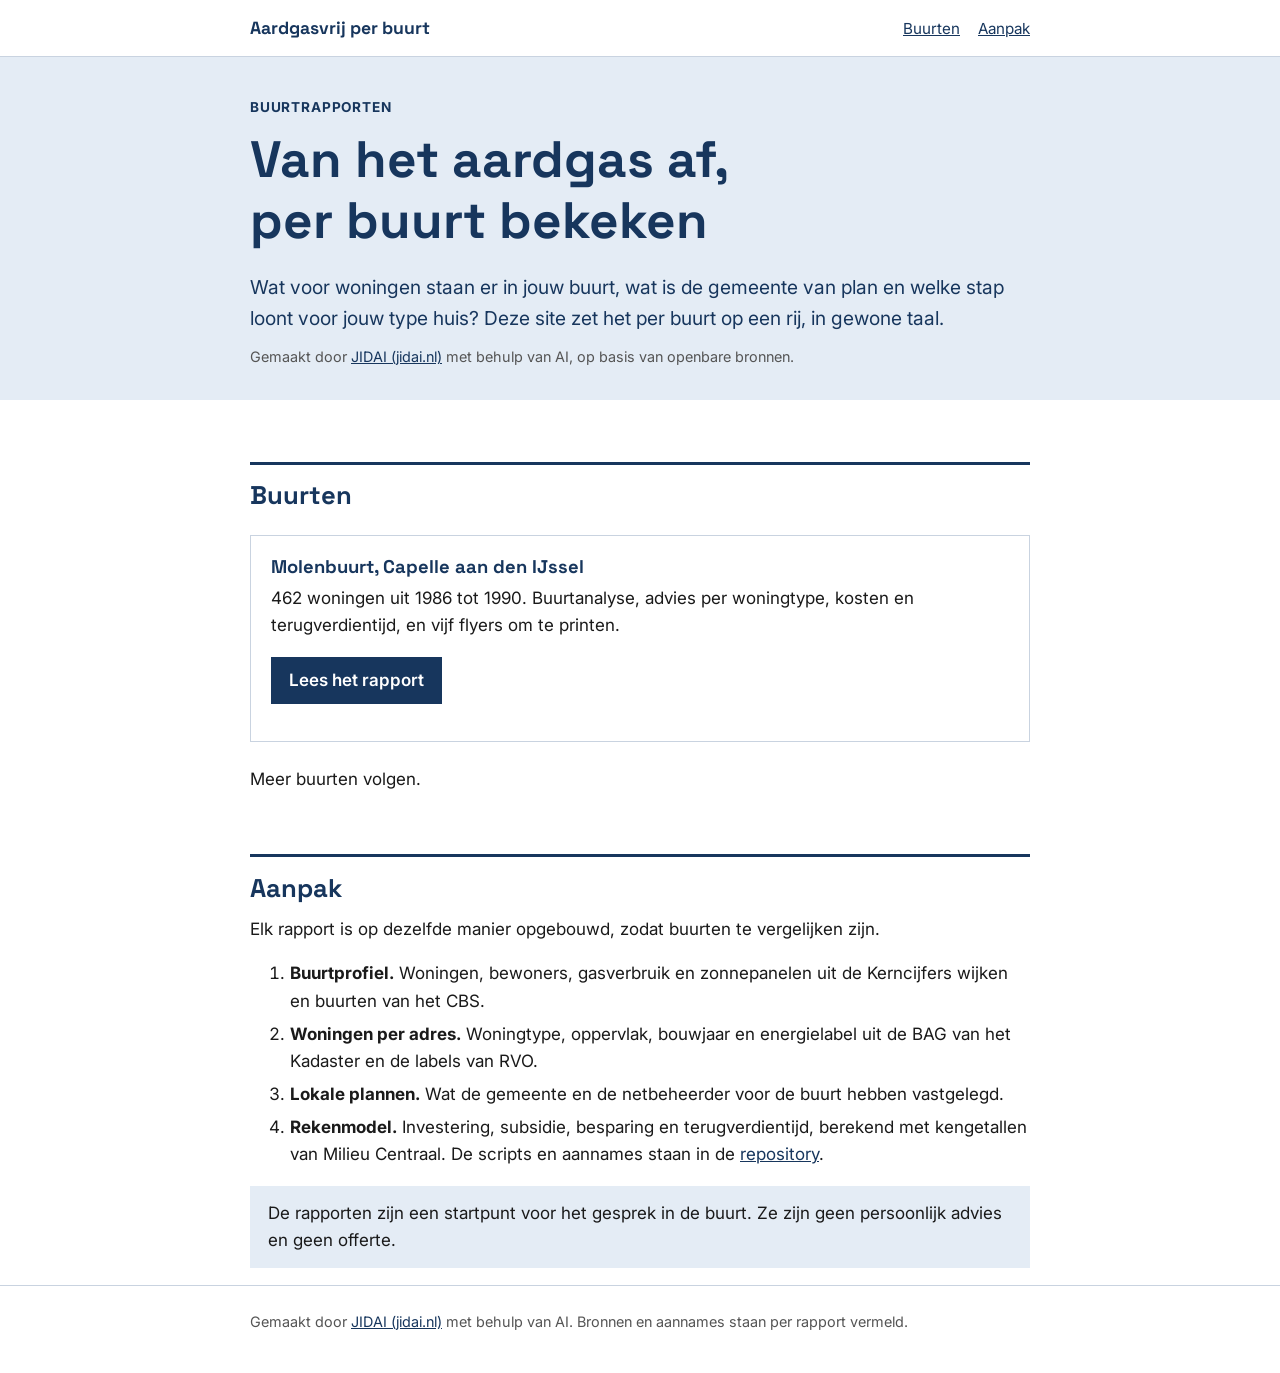
<file: index.html>
<!doctype html>
<html lang="nl">
<head>
<meta charset="utf-8">
<meta name="viewport" content="width=device-width, initial-scale=1">
<title>Aardgasvrij per buurt</title>
<meta name="description" content="Buurtanalyses en advies per woningtype om stap voor stap van het aardgas af te gaan, op basis van openbare gegevens.">
<link rel="preconnect" href="https://fonts.googleapis.com">
<link rel="stylesheet" href="https://fonts.googleapis.com/css2?family=Inter:wght@400;600;700&family=Space+Grotesk:wght@600;700&display=swap">
<link rel="stylesheet" href="assets/style.css?v=2">
</head>
<body>
<header class="site-header">
<div class="wrap">
<a class="brand" href="./">Aardgasvrij per buurt</a>
<nav aria-label="Hoofdmenu"><a href="#buurten">Buurten</a><a href="#aanpak">Aanpak</a></nav>
</div>
</header>
<div class="hero">
<div class="wrap">
<div class="kicker">Buurtrapporten</div>
<h1>Van het aardgas af, per buurt bekeken</h1>
<p class="lead">Wat voor woningen staan er in jouw buurt, wat is de gemeente van plan en welke stap loont voor jouw type huis? Deze site zet het per buurt op een rij, in gewone taal.</p>
<p class="meta">Gemaakt door <a href="https://jidai.nl">JIDAI (jidai.nl)</a> met behulp van AI, op basis van openbare bronnen.</p>
</div>
</div>
<main class="wrap">
<h2 id="buurten">Buurten</h2>
<ul class="cards">
<li>
<h3>Molenbuurt, Capelle aan den IJssel</h3>
<p>462 woningen uit 1986 tot 1990. Buurtanalyse, advies per woningtype, kosten en terugverdientijd, en vijf flyers om te printen.</p>
<p><a class="button" href="capelle-aan-den-ijssel/molenbuurt/">Lees het rapport</a></p>
</li>
</ul>
<p>Meer buurten volgen.</p>

<h2 id="aanpak">Aanpak</h2>
<p>Elk rapport is op dezelfde manier opgebouwd, zodat buurten te vergelijken zijn.</p>
<ol>
<li><strong>Buurtprofiel.</strong> Woningen, bewoners, gasverbruik en zonnepanelen uit de Kerncijfers wijken en buurten van het CBS.</li>
<li><strong>Woningen per adres.</strong> Woningtype, oppervlak, bouwjaar en energielabel uit de BAG van het Kadaster en de labels van RVO.</li>
<li><strong>Lokale plannen.</strong> Wat de gemeente en de netbeheerder voor de buurt hebben vastgelegd.</li>
<li><strong>Rekenmodel.</strong> Investering, subsidie, besparing en terugverdientijd, berekend met kengetallen van Milieu Centraal. De scripts en aannames staan in de <a href="https://github.com/taspinar/aardgasvrij-buurten">repository</a>.</li>
</ol>
<p class="note">De rapporten zijn een startpunt voor het gesprek in de buurt. Ze zijn geen persoonlijk advies en geen offerte.</p>
</main>
<footer class="site-footer">
<div class="wrap">Gemaakt door <a href="https://jidai.nl">JIDAI (jidai.nl)</a> met behulp van AI. Bronnen en aannames staan per rapport vermeld.</div>
</footer>
</body>
</html>
</file>
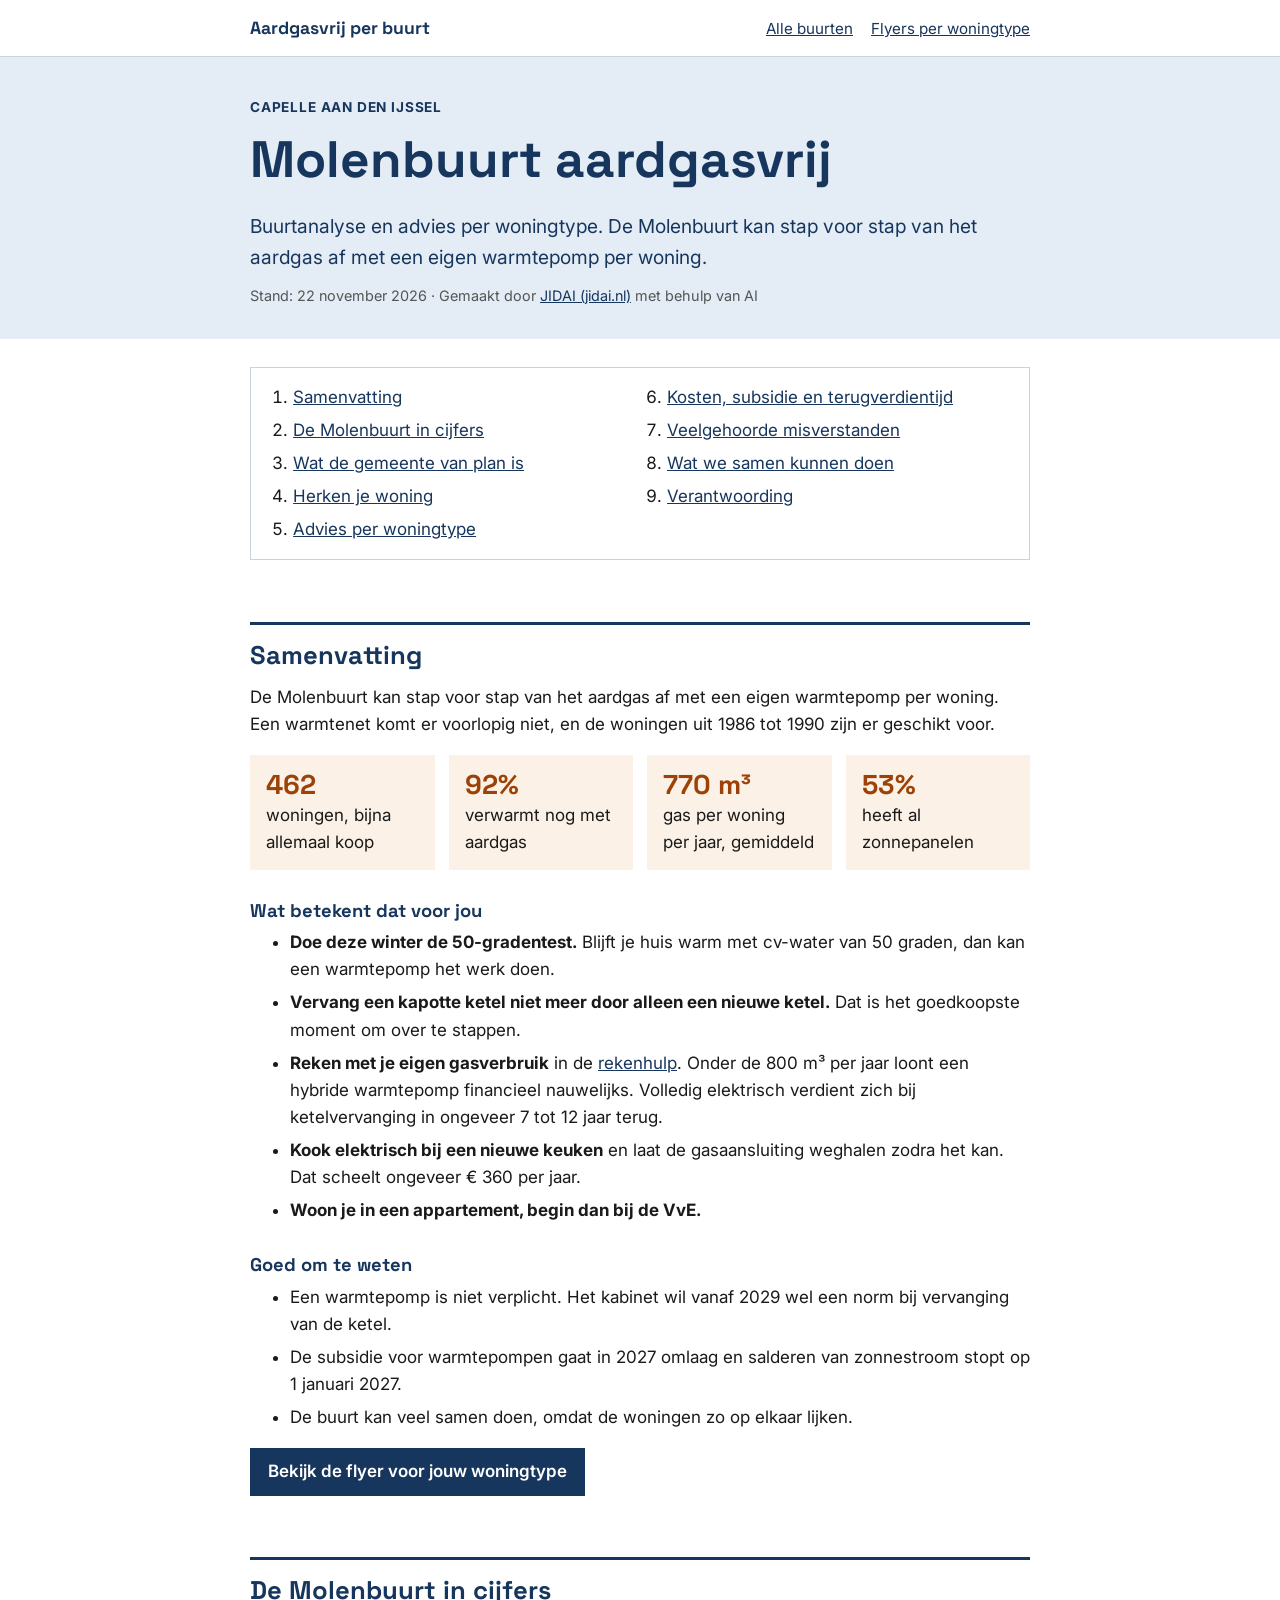
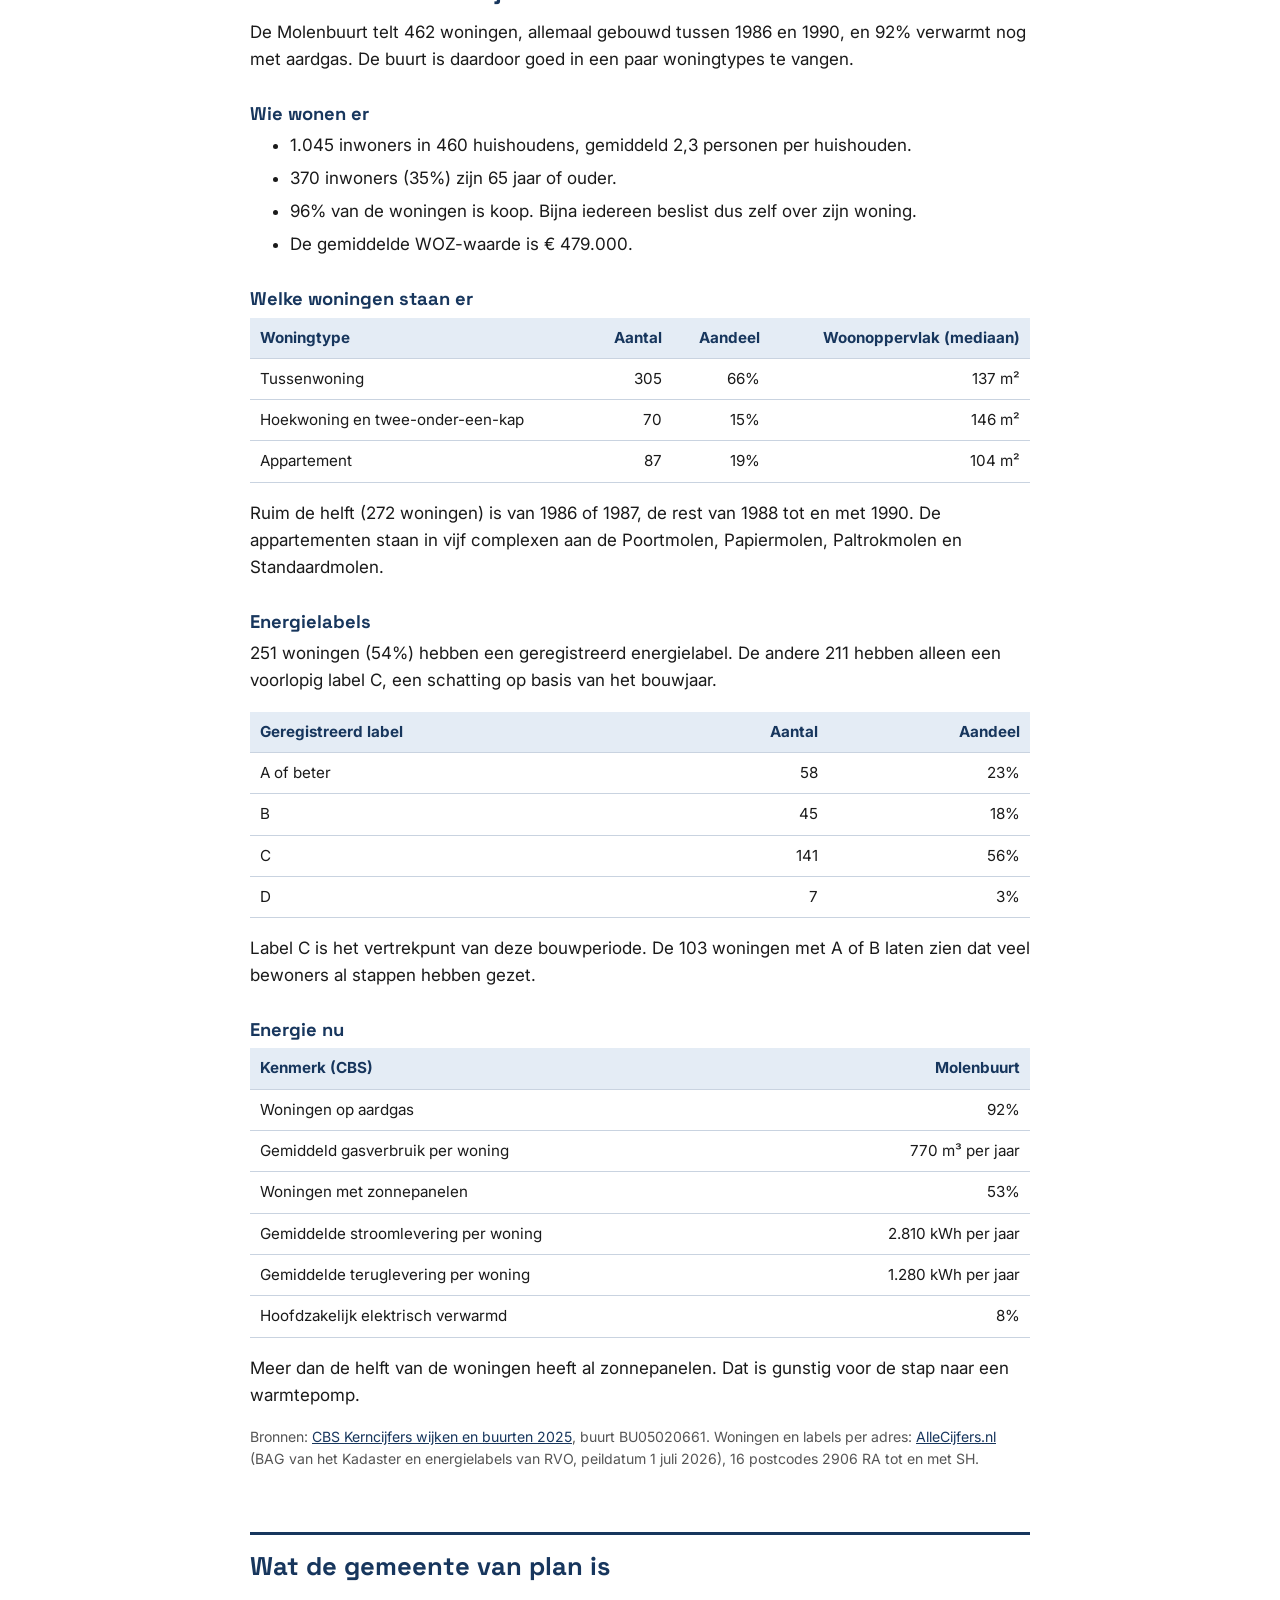
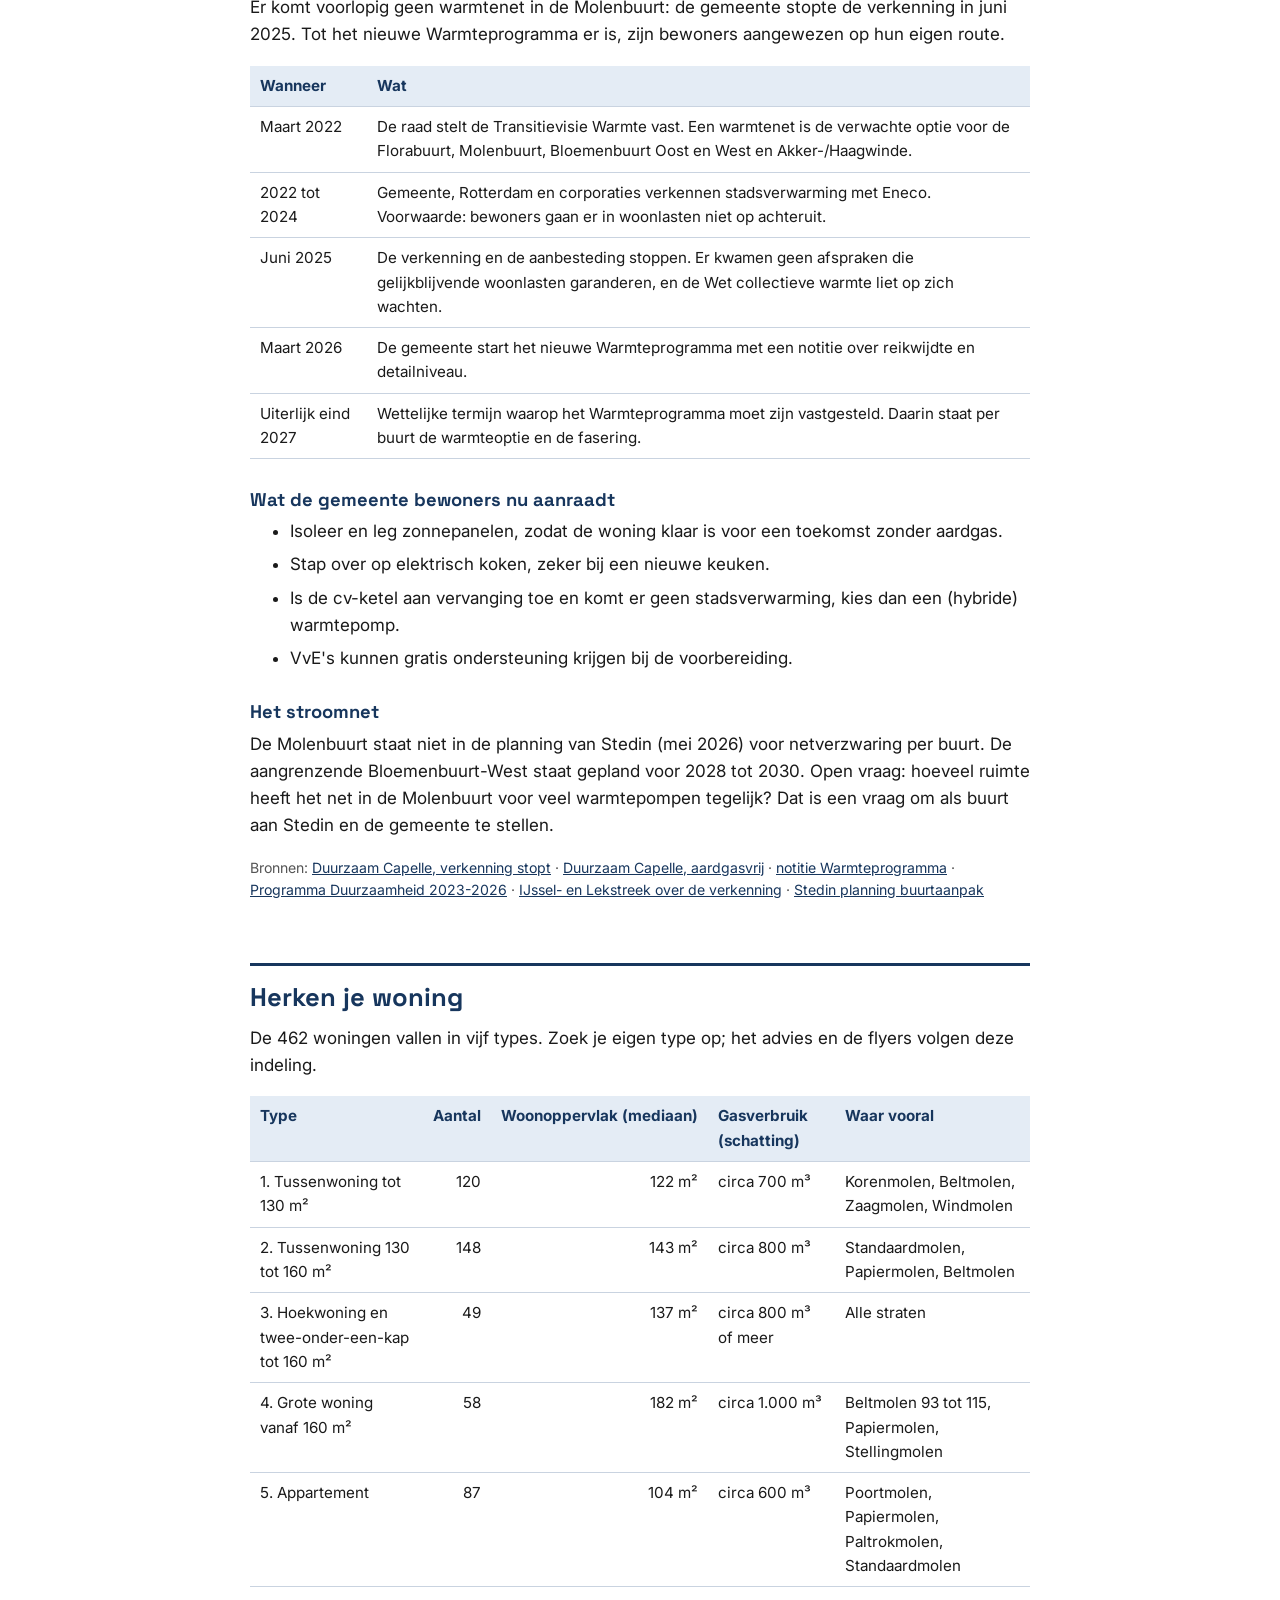
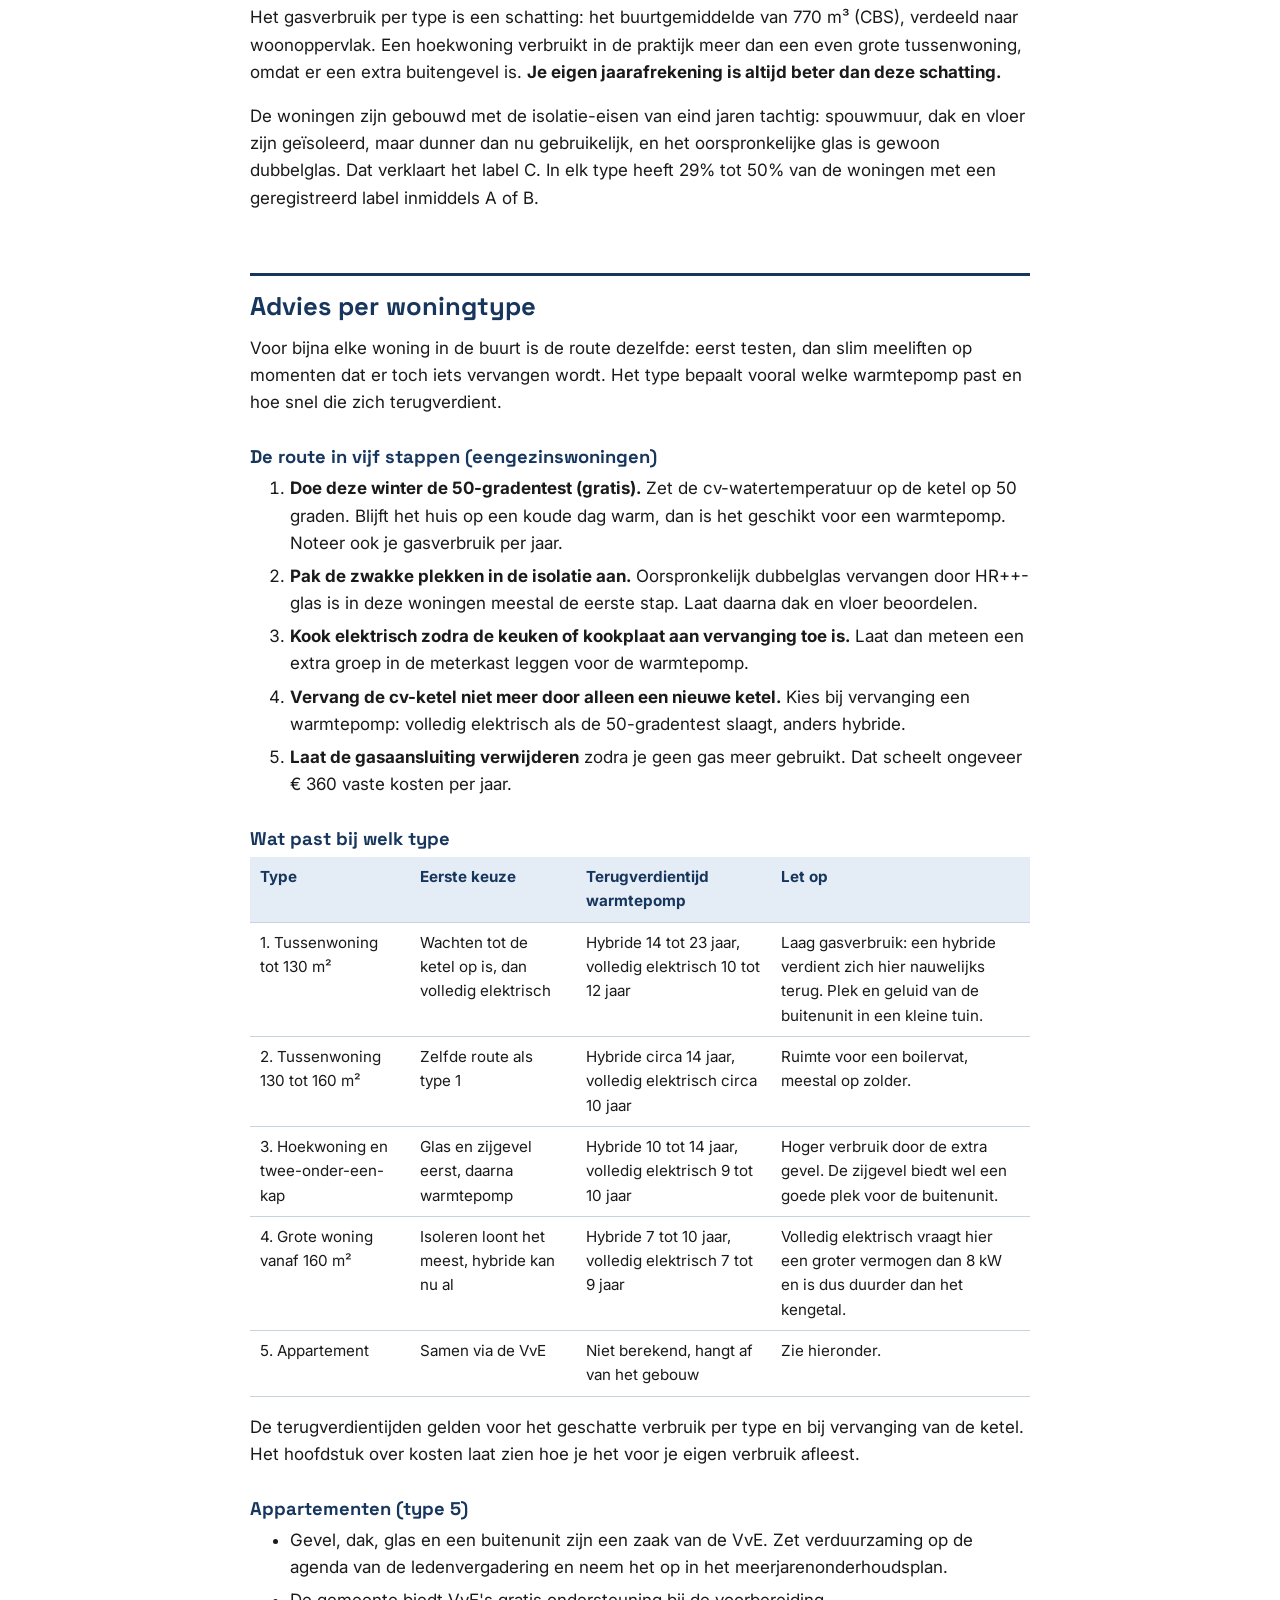
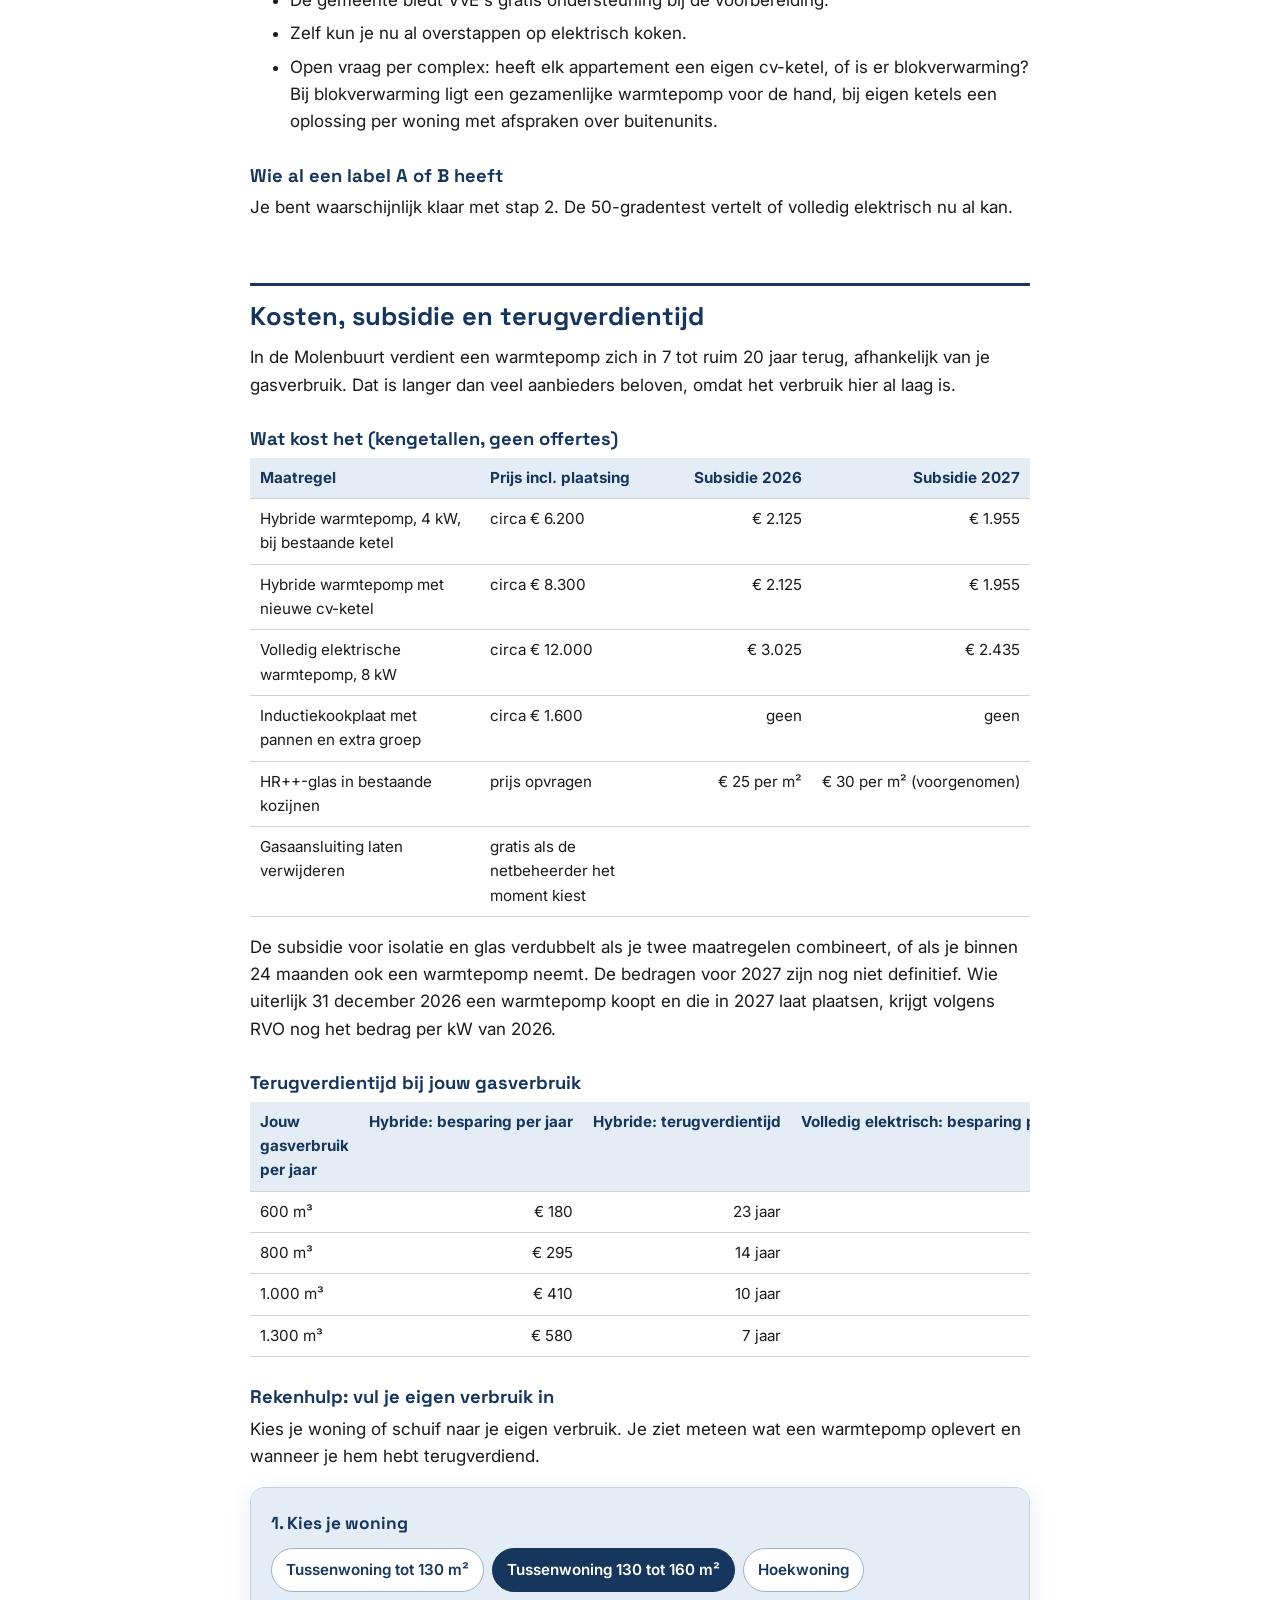
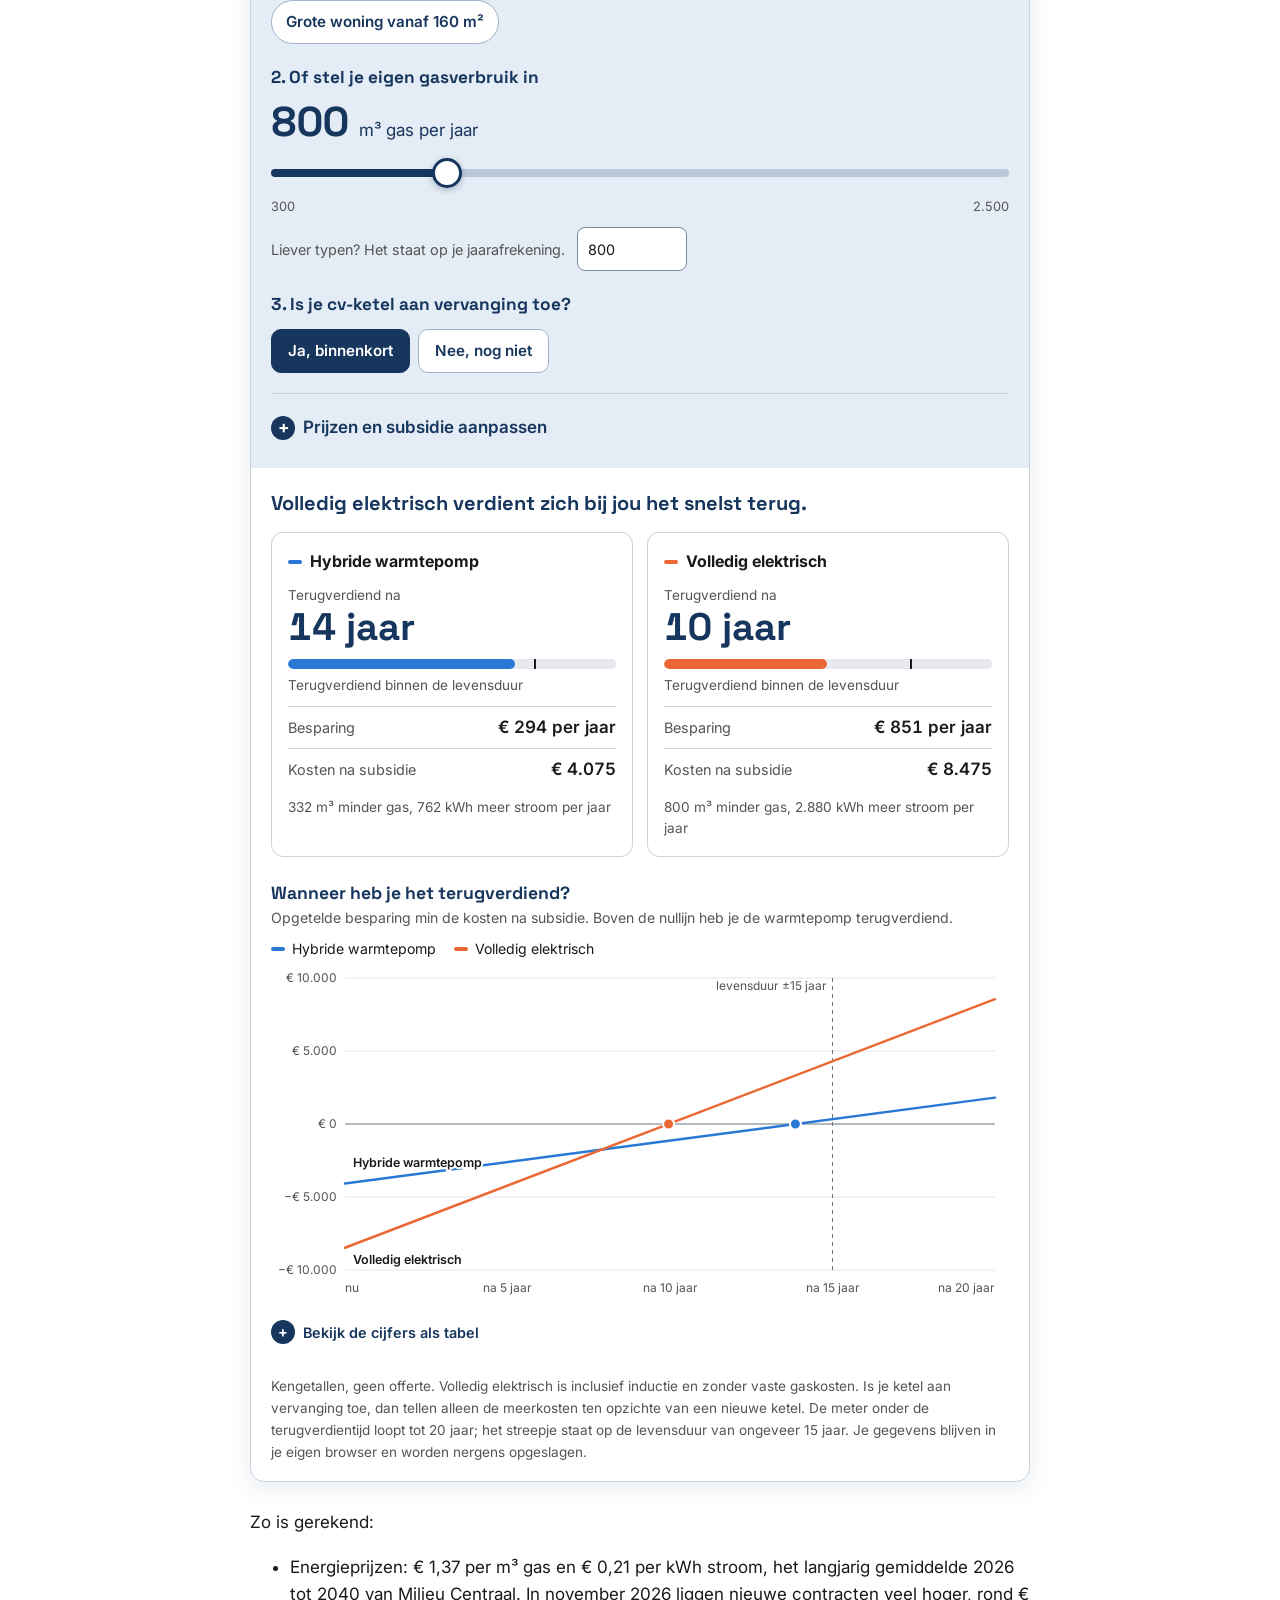
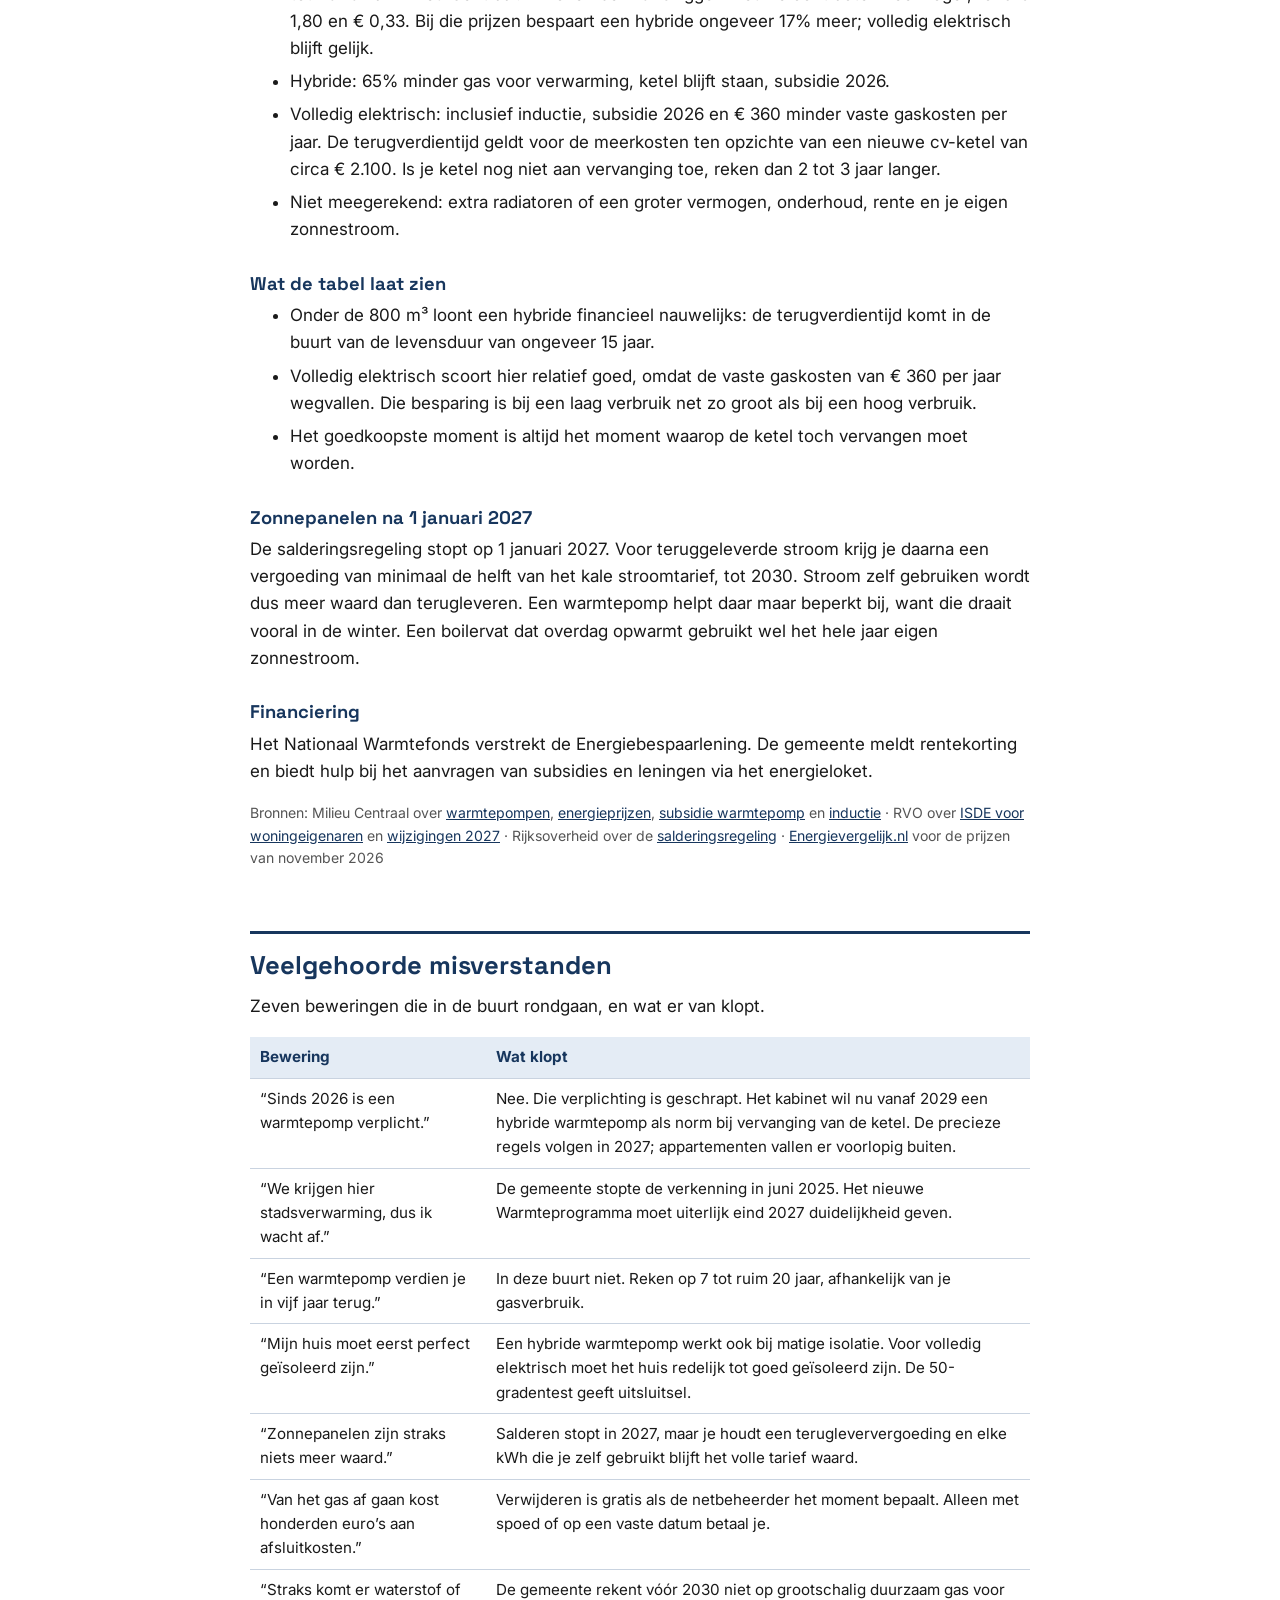
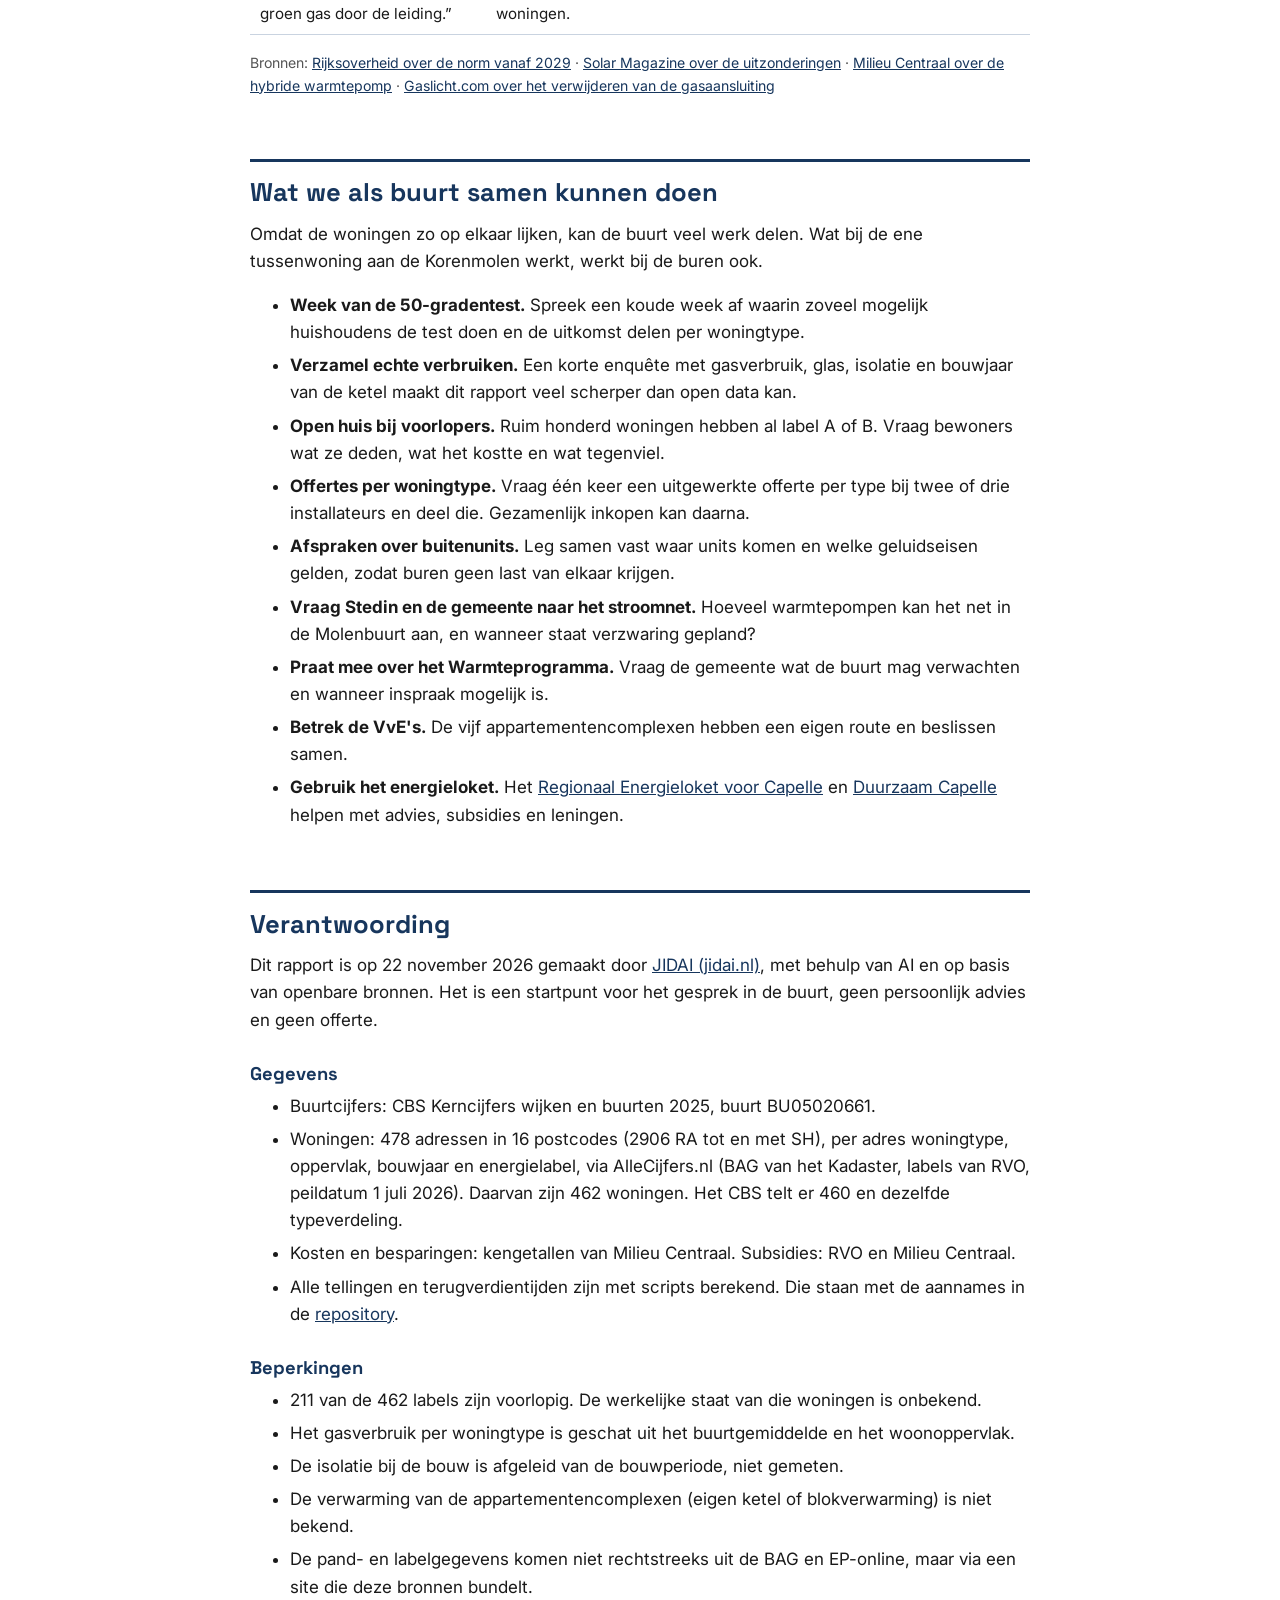
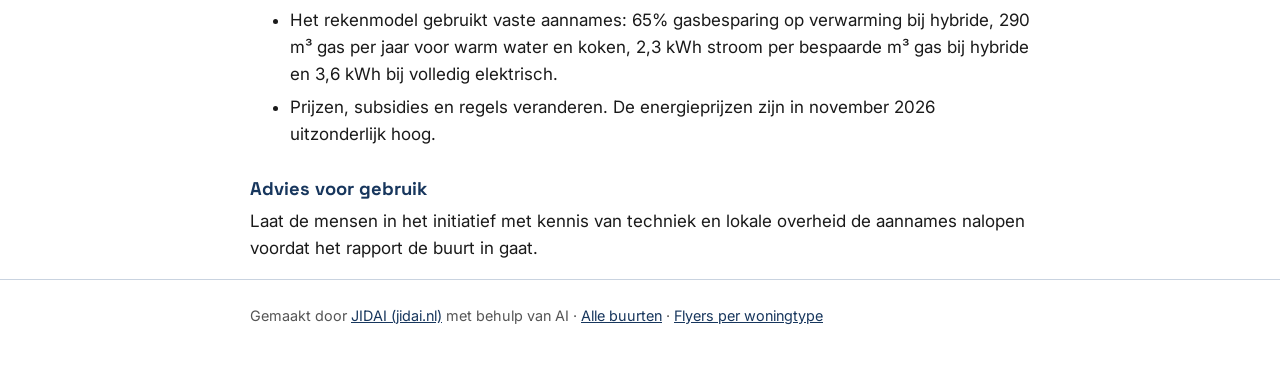
<file: capelle-aan-den-ijssel/molenbuurt/index.html>
<!doctype html>
<html lang="nl">
<head>
<meta charset="utf-8">
<meta name="viewport" content="width=device-width, initial-scale=1">
<title>Molenbuurt aardgasvrij: buurtanalyse en advies per woningtype</title>
<meta name="description" content="Buurtanalyse van de Molenbuurt in Capelle aan den IJssel met advies per woningtype om van het aardgas af te gaan: kosten, subsidie en terugverdientijd.">
<link rel="preconnect" href="https://fonts.googleapis.com">
<link rel="stylesheet" href="https://fonts.googleapis.com/css2?family=Inter:wght@400;600;700&family=Space+Grotesk:wght@600;700&display=swap">
<link rel="stylesheet" href="../../assets/style.css?v=2">
</head>
<body>
<header class="site-header">
<div class="wrap">
<a class="brand" href="../../">Aardgasvrij per buurt</a>
<nav aria-label="Hoofdmenu"><a href="../../">Alle buurten</a><a href="flyers.html">Flyers per woningtype</a></nav>
</div>
</header>
<div class="hero">
<div class="wrap">
<div class="kicker">Capelle aan den IJssel</div>
<h1>Molenbuurt aardgasvrij</h1>
<p class="lead">Buurtanalyse en advies per woningtype. De Molenbuurt kan stap voor stap van het aardgas af met een eigen warmtepomp per woning.</p>
<p class="meta">Stand: 22 november 2026 · Gemaakt door <a href="https://jidai.nl">JIDAI (jidai.nl)</a> met behulp van AI</p>
</div>
</div>
<main class="wrap">

<nav class="toc" aria-label="Inhoud">
<ol>
<li><a href="#samenvatting">Samenvatting</a></li>
<li><a href="#cijfers">De Molenbuurt in cijfers</a></li>
<li><a href="#gemeente">Wat de gemeente van plan is</a></li>
<li><a href="#herken">Herken je woning</a></li>
<li><a href="#advies">Advies per woningtype</a></li>
<li><a href="#kosten">Kosten, subsidie en terugverdientijd</a></li>
<li><a href="#misverstanden">Veelgehoorde misverstanden</a></li>
<li><a href="#samen">Wat we samen kunnen doen</a></li>
<li><a href="#verantwoording">Verantwoording</a></li>
</ol>
</nav>

<h2 id="samenvatting">Samenvatting</h2>
<p>De Molenbuurt kan stap voor stap van het aardgas af met een eigen warmtepomp per woning. Een warmtenet komt er voorlopig niet, en de woningen uit 1986 tot 1990 zijn er geschikt voor.</p>
<ul class="stats">
<li><strong>462</strong> woningen, bijna allemaal koop</li>
<li><strong>92%</strong> verwarmt nog met aardgas</li>
<li><strong>770 m³</strong> gas per woning per jaar, gemiddeld</li>
<li><strong>53%</strong> heeft al zonnepanelen</li>
</ul>
<h3>Wat betekent dat voor jou</h3>
<ul>
<li><strong>Doe deze winter de 50-gradentest.</strong> Blijft je huis warm met cv-water van 50 graden, dan kan een warmtepomp het werk doen.</li>
<li><strong>Vervang een kapotte ketel niet meer door alleen een nieuwe ketel.</strong> Dat is het goedkoopste moment om over te stappen.</li>
<li><strong>Reken met je eigen gasverbruik</strong> in de <a href="#rekenhulp-kop">rekenhulp</a>. Onder de 800 m³ per jaar loont een hybride warmtepomp financieel nauwelijks. Volledig elektrisch verdient zich bij ketelvervanging in ongeveer 7 tot 12 jaar terug.</li>
<li><strong>Kook elektrisch bij een nieuwe keuken</strong> en laat de gasaansluiting weghalen zodra het kan. Dat scheelt ongeveer € 360 per jaar.</li>
<li><strong>Woon je in een appartement, begin dan bij de VvE.</strong></li>
</ul>
<h3>Goed om te weten</h3>
<ul>
<li>Een warmtepomp is niet verplicht. Het kabinet wil vanaf 2029 wel een norm bij vervanging van de ketel.</li>
<li>De subsidie voor warmtepompen gaat in 2027 omlaag en salderen van zonnestroom stopt op 1 januari 2027.</li>
<li>De buurt kan veel samen doen, omdat de woningen zo op elkaar lijken.</li>
</ul>
<p><a class="button" href="flyers.html">Bekijk de flyer voor jouw woningtype</a></p>

<h2 id="cijfers">De Molenbuurt in cijfers</h2>
<p>De Molenbuurt telt 462 woningen, allemaal gebouwd tussen 1986 en 1990, en 92% verwarmt nog met aardgas. De buurt is daardoor goed in een paar woningtypes te vangen.</p>
<h3>Wie wonen er</h3>
<ul>
<li>1.045 inwoners in 460 huishoudens, gemiddeld 2,3 personen per huishouden.</li>
<li>370 inwoners (35%) zijn 65 jaar of ouder.</li>
<li>96% van de woningen is koop. Bijna iedereen beslist dus zelf over zijn woning.</li>
<li>De gemiddelde WOZ-waarde is € 479.000.</li>
</ul>
<h3>Welke woningen staan er</h3>
<div class="table-scroll"><table>
<thead><tr><th>Woningtype</th><th class="num">Aantal</th><th class="num">Aandeel</th><th class="num">Woonoppervlak (mediaan)</th></tr></thead>
<tbody>
<tr><td>Tussenwoning</td><td class="num">305</td><td class="num">66%</td><td class="num">137 m²</td></tr>
<tr><td>Hoekwoning en twee-onder-een-kap</td><td class="num">70</td><td class="num">15%</td><td class="num">146 m²</td></tr>
<tr><td>Appartement</td><td class="num">87</td><td class="num">19%</td><td class="num">104 m²</td></tr>
</tbody></table></div>
<p>Ruim de helft (272 woningen) is van 1986 of 1987, de rest van 1988 tot en met 1990. De appartementen staan in vijf complexen aan de Poortmolen, Papiermolen, Paltrokmolen en Standaardmolen.</p>
<h3>Energielabels</h3>
<p>251 woningen (54%) hebben een geregistreerd energielabel. De andere 211 hebben alleen een voorlopig label C, een schatting op basis van het bouwjaar.</p>
<div class="table-scroll"><table>
<thead><tr><th>Geregistreerd label</th><th class="num">Aantal</th><th class="num">Aandeel</th></tr></thead>
<tbody>
<tr><td>A of beter</td><td class="num">58</td><td class="num">23%</td></tr>
<tr><td>B</td><td class="num">45</td><td class="num">18%</td></tr>
<tr><td>C</td><td class="num">141</td><td class="num">56%</td></tr>
<tr><td>D</td><td class="num">7</td><td class="num">3%</td></tr>
</tbody></table></div>
<p>Label C is het vertrekpunt van deze bouwperiode. De 103 woningen met A of B laten zien dat veel bewoners al stappen hebben gezet.</p>
<h3>Energie nu</h3>
<div class="table-scroll"><table>
<thead><tr><th>Kenmerk (CBS)</th><th class="num">Molenbuurt</th></tr></thead>
<tbody>
<tr><td>Woningen op aardgas</td><td class="num">92%</td></tr>
<tr><td>Gemiddeld gasverbruik per woning</td><td class="num">770 m³ per jaar</td></tr>
<tr><td>Woningen met zonnepanelen</td><td class="num">53%</td></tr>
<tr><td>Gemiddelde stroomlevering per woning</td><td class="num">2.810 kWh per jaar</td></tr>
<tr><td>Gemiddelde teruglevering per woning</td><td class="num">1.280 kWh per jaar</td></tr>
<tr><td>Hoofdzakelijk elektrisch verwarmd</td><td class="num">8%</td></tr>
</tbody></table></div>
<p>Meer dan de helft van de woningen heeft al zonnepanelen. Dat is gunstig voor de stap naar een warmtepomp.</p>
<p class="sources">Bronnen: <a href="https://www.cbs.nl/nl-nl/cijfers/detail/86165ned">CBS Kerncijfers wijken en buurten 2025</a>, buurt BU05020661. Woningen en labels per adres: <a href="https://allecijfers.nl/postcode/2906/">AlleCijfers.nl</a> (BAG van het Kadaster en energielabels van RVO, peildatum 1 juli 2026), 16 postcodes 2906 RA tot en met SH.</p>

<h2 id="gemeente">Wat de gemeente van plan is</h2>
<p>Er komt voorlopig geen warmtenet in de Molenbuurt: de gemeente stopte de verkenning in juni 2025. Tot het nieuwe Warmteprogramma er is, zijn bewoners aangewezen op hun eigen route.</p>
<div class="table-scroll"><table>
<thead><tr><th>Wanneer</th><th>Wat</th></tr></thead>
<tbody>
<tr><td>Maart 2022</td><td>De raad stelt de Transitievisie Warmte vast. Een warmtenet is de verwachte optie voor de Florabuurt, Molenbuurt, Bloemenbuurt Oost en West en Akker-/Haagwinde.</td></tr>
<tr><td>2022 tot 2024</td><td>Gemeente, Rotterdam en corporaties verkennen stadsverwarming met Eneco. Voorwaarde: bewoners gaan er in woonlasten niet op achteruit.</td></tr>
<tr><td>Juni 2025</td><td>De verkenning en de aanbesteding stoppen. Er kwamen geen afspraken die gelijkblijvende woonlasten garanderen, en de Wet collectieve warmte liet op zich wachten.</td></tr>
<tr><td>Maart 2026</td><td>De gemeente start het nieuwe Warmteprogramma met een notitie over reikwijdte en detailniveau.</td></tr>
<tr><td>Uiterlijk eind 2027</td><td>Wettelijke termijn waarop het Warmteprogramma moet zijn vastgesteld. Daarin staat per buurt de warmteoptie en de fasering.</td></tr>
</tbody></table></div>
<h3>Wat de gemeente bewoners nu aanraadt</h3>
<ul>
<li>Isoleer en leg zonnepanelen, zodat de woning klaar is voor een toekomst zonder aardgas.</li>
<li>Stap over op elektrisch koken, zeker bij een nieuwe keuken.</li>
<li>Is de cv-ketel aan vervanging toe en komt er geen stadsverwarming, kies dan een (hybride) warmtepomp.</li>
<li>VvE's kunnen gratis ondersteuning krijgen bij de voorbereiding.</li>
</ul>
<h3>Het stroomnet</h3>
<p>De Molenbuurt staat niet in de planning van Stedin (mei 2026) voor netverzwaring per buurt. De aangrenzende Bloemenbuurt-West staat gepland voor 2028 tot 2030. Open vraag: hoeveel ruimte heeft het net in de Molenbuurt voor veel warmtepompen tegelijk? Dat is een vraag om als buurt aan Stedin en de gemeente te stellen.</p>
<p class="sources">Bronnen: <a href="https://www.duurzaamcapelle.nl/nieuws/verkenning-stadsverwarming-in-florabuurt-en-omgeving-stopt/">Duurzaam Capelle, verkenning stopt</a> · <a href="https://www.duurzaamcapelle.nl/thema/aardgasvrij/">Duurzaam Capelle, aardgasvrij</a> · <a href="https://www.duurzaamcapelle.nl/nieuws/notitie-reikwijdte-en-detailniveau-voor-warmteprogramma-opgesteld/">notitie Warmteprogramma</a> · <a href="https://www.capelleaandenijssel.nl/_flysystem/media/programma-duurzaamheid.pdf">Programma Duurzaamheid 2023-2026</a> · <a href="https://capelle.ijsselenlekstreek.nl/algemeen/algemeen/315519/college-verkent-haalbaarheid-stadsverwarming-in-deel-schenkel">IJssel- en Lekstreek over de verkenning</a> · <a href="https://www.stedin.net/-/media/project/online/files/projecten/planning-buurtaanpak.pdf?rev=cc4bb4ff62e74ee5bd94cb5e17eaeb81&amp;hash=AA778EBC81F71F0800F37A4231810877">Stedin planning buurtaanpak</a></p>

<h2 id="herken">Herken je woning</h2>
<p>De 462 woningen vallen in vijf types. Zoek je eigen type op; het advies en de flyers volgen deze indeling.</p>
<div class="table-scroll"><table>
<thead><tr><th>Type</th><th class="num">Aantal</th><th class="num">Woonoppervlak (mediaan)</th><th>Gasverbruik (schatting)</th><th>Waar vooral</th></tr></thead>
<tbody>
<tr><td>1. Tussenwoning tot 130 m²</td><td class="num">120</td><td class="num">122 m²</td><td>circa 700 m³</td><td>Korenmolen, Beltmolen, Zaagmolen, Windmolen</td></tr>
<tr><td>2. Tussenwoning 130 tot 160 m²</td><td class="num">148</td><td class="num">143 m²</td><td>circa 800 m³</td><td>Standaardmolen, Papiermolen, Beltmolen</td></tr>
<tr><td>3. Hoekwoning en twee-onder-een-kap tot 160 m²</td><td class="num">49</td><td class="num">137 m²</td><td>circa 800 m³ of meer</td><td>Alle straten</td></tr>
<tr><td>4. Grote woning vanaf 160 m²</td><td class="num">58</td><td class="num">182 m²</td><td>circa 1.000 m³</td><td>Beltmolen 93 tot 115, Papiermolen, Stellingmolen</td></tr>
<tr><td>5. Appartement</td><td class="num">87</td><td class="num">104 m²</td><td>circa 600 m³</td><td>Poortmolen, Papiermolen, Paltrokmolen, Standaardmolen</td></tr>
</tbody></table></div>
<p>Het gasverbruik per type is een schatting: het buurtgemiddelde van 770 m³ (CBS), verdeeld naar woonoppervlak. Een hoekwoning verbruikt in de praktijk meer dan een even grote tussenwoning, omdat er een extra buitengevel is. <strong>Je eigen jaarafrekening is altijd beter dan deze schatting.</strong></p>
<p>De woningen zijn gebouwd met de isolatie-eisen van eind jaren tachtig: spouwmuur, dak en vloer zijn geïsoleerd, maar dunner dan nu gebruikelijk, en het oorspronkelijke glas is gewoon dubbelglas. Dat verklaart het label C. In elk type heeft 29% tot 50% van de woningen met een geregistreerd label inmiddels A of B.</p>

<h2 id="advies">Advies per woningtype</h2>
<p>Voor bijna elke woning in de buurt is de route dezelfde: eerst testen, dan slim meeliften op momenten dat er toch iets vervangen wordt. Het type bepaalt vooral welke warmtepomp past en hoe snel die zich terugverdient.</p>
<h3>De route in vijf stappen (eengezinswoningen)</h3>
<ol>
<li><strong>Doe deze winter de 50-gradentest (gratis).</strong> Zet de cv-watertemperatuur op de ketel op 50 graden. Blijft het huis op een koude dag warm, dan is het geschikt voor een warmtepomp. Noteer ook je gasverbruik per jaar.</li>
<li><strong>Pak de zwakke plekken in de isolatie aan.</strong> Oorspronkelijk dubbelglas vervangen door HR++-glas is in deze woningen meestal de eerste stap. Laat daarna dak en vloer beoordelen.</li>
<li><strong>Kook elektrisch zodra de keuken of kookplaat aan vervanging toe is.</strong> Laat dan meteen een extra groep in de meterkast leggen voor de warmtepomp.</li>
<li><strong>Vervang de cv-ketel niet meer door alleen een nieuwe ketel.</strong> Kies bij vervanging een warmtepomp: volledig elektrisch als de 50-gradentest slaagt, anders hybride.</li>
<li><strong>Laat de gasaansluiting verwijderen</strong> zodra je geen gas meer gebruikt. Dat scheelt ongeveer € 360 vaste kosten per jaar.</li>
</ol>
<h3>Wat past bij welk type</h3>
<div class="table-scroll"><table>
<thead><tr><th>Type</th><th>Eerste keuze</th><th>Terugverdientijd warmtepomp</th><th>Let op</th></tr></thead>
<tbody>
<tr><td>1. Tussenwoning tot 130 m²</td><td>Wachten tot de ketel op is, dan volledig elektrisch</td><td>Hybride 14 tot 23 jaar, volledig elektrisch 10 tot 12 jaar</td><td>Laag gasverbruik: een hybride verdient zich hier nauwelijks terug. Plek en geluid van de buitenunit in een kleine tuin.</td></tr>
<tr><td>2. Tussenwoning 130 tot 160 m²</td><td>Zelfde route als type 1</td><td>Hybride circa 14 jaar, volledig elektrisch circa 10 jaar</td><td>Ruimte voor een boilervat, meestal op zolder.</td></tr>
<tr><td>3. Hoekwoning en twee-onder-een-kap</td><td>Glas en zijgevel eerst, daarna warmtepomp</td><td>Hybride 10 tot 14 jaar, volledig elektrisch 9 tot 10 jaar</td><td>Hoger verbruik door de extra gevel. De zijgevel biedt wel een goede plek voor de buitenunit.</td></tr>
<tr><td>4. Grote woning vanaf 160 m²</td><td>Isoleren loont het meest, hybride kan nu al</td><td>Hybride 7 tot 10 jaar, volledig elektrisch 7 tot 9 jaar</td><td>Volledig elektrisch vraagt hier een groter vermogen dan 8 kW en is dus duurder dan het kengetal.</td></tr>
<tr><td>5. Appartement</td><td>Samen via de VvE</td><td>Niet berekend, hangt af van het gebouw</td><td>Zie hieronder.</td></tr>
</tbody></table></div>
<p>De terugverdientijden gelden voor het geschatte verbruik per type en bij vervanging van de ketel. Het hoofdstuk over kosten laat zien hoe je het voor je eigen verbruik afleest.</p>
<h3>Appartementen (type 5)</h3>
<ul>
<li>Gevel, dak, glas en een buitenunit zijn een zaak van de VvE. Zet verduurzaming op de agenda van de ledenvergadering en neem het op in het meerjarenonderhoudsplan.</li>
<li>De gemeente biedt VvE's gratis ondersteuning bij de voorbereiding.</li>
<li>Zelf kun je nu al overstappen op elektrisch koken.</li>
<li>Open vraag per complex: heeft elk appartement een eigen cv-ketel, of is er blokverwarming? Bij blokverwarming ligt een gezamenlijke warmtepomp voor de hand, bij eigen ketels een oplossing per woning met afspraken over buitenunits.</li>
</ul>
<h3>Wie al een label A of B heeft</h3>
<p>Je bent waarschijnlijk klaar met stap 2. De 50-gradentest vertelt of volledig elektrisch nu al kan.</p>

<h2 id="kosten">Kosten, subsidie en terugverdientijd</h2>
<p>In de Molenbuurt verdient een warmtepomp zich in 7 tot ruim 20 jaar terug, afhankelijk van je gasverbruik. Dat is langer dan veel aanbieders beloven, omdat het verbruik hier al laag is.</p>
<h3>Wat kost het (kengetallen, geen offertes)</h3>
<div class="table-scroll"><table>
<thead><tr><th>Maatregel</th><th>Prijs incl. plaatsing</th><th class="num">Subsidie 2026</th><th class="num">Subsidie 2027</th></tr></thead>
<tbody>
<tr><td>Hybride warmtepomp, 4 kW, bij bestaande ketel</td><td>circa € 6.200</td><td class="num">€ 2.125</td><td class="num">€ 1.955</td></tr>
<tr><td>Hybride warmtepomp met nieuwe cv-ketel</td><td>circa € 8.300</td><td class="num">€ 2.125</td><td class="num">€ 1.955</td></tr>
<tr><td>Volledig elektrische warmtepomp, 8 kW</td><td>circa € 12.000</td><td class="num">€ 3.025</td><td class="num">€ 2.435</td></tr>
<tr><td>Inductiekookplaat met pannen en extra groep</td><td>circa € 1.600</td><td class="num">geen</td><td class="num">geen</td></tr>
<tr><td>HR++-glas in bestaande kozijnen</td><td>prijs opvragen</td><td class="num">€ 25 per m²</td><td class="num">€ 30 per m² (voorgenomen)</td></tr>
<tr><td>Gasaansluiting laten verwijderen</td><td>gratis als de netbeheerder het moment kiest</td><td class="num"></td><td class="num"></td></tr>
</tbody></table></div>
<p>De subsidie voor isolatie en glas verdubbelt als je twee maatregelen combineert, of als je binnen 24 maanden ook een warmtepomp neemt. De bedragen voor 2027 zijn nog niet definitief. Wie uiterlijk 31 december 2026 een warmtepomp koopt en die in 2027 laat plaatsen, krijgt volgens RVO nog het bedrag per kW van 2026.</p>
<h3>Terugverdientijd bij jouw gasverbruik</h3>
<div class="table-scroll"><table>
<thead><tr><th>Jouw gasverbruik per jaar</th><th class="num">Hybride: besparing per jaar</th><th class="num">Hybride: terugverdientijd</th><th class="num">Volledig elektrisch: besparing per jaar</th><th class="num">Volledig elektrisch: terugverdientijd</th></tr></thead>
<tbody>
<tr><td>600 m³</td><td class="num">€ 180</td><td class="num">23 jaar</td><td class="num">€ 730</td><td class="num">12 jaar</td></tr>
<tr><td>800 m³</td><td class="num">€ 295</td><td class="num">14 jaar</td><td class="num">€ 850</td><td class="num">10 jaar</td></tr>
<tr><td>1.000 m³</td><td class="num">€ 410</td><td class="num">10 jaar</td><td class="num">€ 975</td><td class="num">9 jaar</td></tr>
<tr><td>1.300 m³</td><td class="num">€ 580</td><td class="num">7 jaar</td><td class="num">€ 1.160</td><td class="num">7 jaar</td></tr>
</tbody></table></div>
<h3 id="rekenhulp-kop">Rekenhulp: vul je eigen verbruik in</h3>
<p>Kies je woning of schuif naar je eigen verbruik. Je ziet meteen wat een warmtepomp oplevert en wanneer je hem hebt terugverdiend.</p>
<form id="rekenhulp" class="rh" aria-labelledby="rekenhulp-kop" novalidate>
<div class="rh-invoer">
<div class="rh-blok">
<div class="rh-stap" id="rh-l1">1. Kies je woning</div>
<div class="rh-chips" role="group" aria-labelledby="rh-l1">
<button type="button" class="rh-chip" data-gas="700" data-actief="0" aria-pressed="false">Tussenwoning tot 130 m²</button>
<button type="button" class="rh-chip" data-gas="800" data-actief="1" aria-pressed="true">Tussenwoning 130 tot 160 m²</button>
<button type="button" class="rh-chip" data-gas="850" data-actief="0" aria-pressed="false">Hoekwoning</button>
<button type="button" class="rh-chip" data-gas="1000" data-actief="0" aria-pressed="false">Grote woning vanaf 160 m²</button>
</div>
</div>
<div class="rh-blok">
<label class="rh-stap" for="rh-gas">2. Of stel je eigen gasverbruik in</label>
<div class="rh-verbruik"><output id="rh-gas-uit" for="rh-gas rh-gas-getal">800</output><span>m³ gas per jaar</span></div>
<input id="rh-gas" class="rh-schuif" type="range" min="300" max="2500" step="10" value="800">
<div class="rh-schaal" aria-hidden="true"><span>300</span><span>2.500</span></div>
<div class="rh-typ"><label for="rh-gas-getal">Liever typen? Het staat op je jaarafrekening.</label><input id="rh-gas-getal" type="number" inputmode="numeric" min="0" max="5000" step="10" value="800"></div>
</div>
<fieldset class="rh-blok rh-keuze">
<legend class="rh-stap">3. Is je cv-ketel aan vervanging toe?</legend>
<div class="rh-knoppen">
<input type="radio" name="rh-ketel" id="rh-ketel-ja" value="ja" checked><label for="rh-ketel-ja">Ja, binnenkort</label>
<input type="radio" name="rh-ketel" id="rh-ketel-nee" value="nee"><label for="rh-ketel-nee">Nee, nog niet</label>
</div>
</fieldset>
<details class="rh-meer">
<summary>Prijzen en subsidie aanpassen</summary>
<fieldset class="rh-keuze">
<legend>Energieprijzen</legend>
<div class="rh-knoppen">
<input type="radio" name="rh-prijzen" id="rh-p-lang" value="lang" checked><label for="rh-p-lang">Langjarig gemiddelde</label>
<input type="radio" name="rh-prijzen" id="rh-p-nu" value="nu"><label for="rh-p-nu">November 2026</label>
<input type="radio" name="rh-prijzen" id="rh-p-eigen" value="eigen"><label for="rh-p-eigen">Eigen tarieven</label>
</div>
<p class="rh-klein">Langjarig: gas € 1,37 per m³ en stroom € 0,21 per kWh. November 2026: € 1,80 en € 0,33.</p>
<div id="rh-eigen" class="rh-eigen" hidden>
<div><label for="rh-prijs-gas">Gasprijs per m³ (€)</label><input id="rh-prijs-gas" type="number" inputmode="decimal" min="0.1" max="10" step="0.01" value="1.37"></div>
<div><label for="rh-prijs-stroom">Stroomprijs per kWh (€)</label><input id="rh-prijs-stroom" type="number" inputmode="decimal" min="0.01" max="5" step="0.01" value="0.21"></div>
</div>
</fieldset>
<fieldset class="rh-keuze">
<legend>Subsidie van het jaar</legend>
<div class="rh-knoppen">
<input type="radio" name="rh-jaar" id="rh-j-2026" value="2026" checked><label for="rh-j-2026">2026</label>
<input type="radio" name="rh-jaar" id="rh-j-2027" value="2027"><label for="rh-j-2027">2027 (voorgenomen)</label>
</div>
</fieldset>
</details>
<p id="rh-fout" class="rh-fout" role="alert" hidden></p>
</div>
<div id="rh-uitkomst" class="rh-uitkomst">
<p id="rh-oordeel" class="rh-oordeel" aria-live="polite"></p>
<div class="rh-kaarten">
<div class="rh-kaart">
<h4><span class="rh-streep" style="background: #2a78d6"></span>Hybride warmtepomp</h4>
<div class="rh-tvt"><span class="rh-tvt-label">Terugverdiend na</span><strong id="rh-hybride-tvt"></strong></div>
<div class="rh-meter" aria-hidden="true"><span id="rh-hybride-balk" style="background: #2a78d6"></span><i></i></div>
<p id="rh-hybride-oordeel" class="rh-klein"></p>
<dl>
<div><dt>Besparing</dt><dd id="rh-hybride-besparing"></dd></div>
<div><dt>Kosten na subsidie</dt><dd id="rh-hybride-netto"></dd></div>
</dl>
<p id="rh-hybride-gas" class="rh-klein"></p>
</div>
<div class="rh-kaart">
<h4><span class="rh-streep" style="background: #eb6834"></span>Volledig elektrisch</h4>
<div class="rh-tvt"><span class="rh-tvt-label">Terugverdiend na</span><strong id="rh-elektrisch-tvt"></strong></div>
<div class="rh-meter" aria-hidden="true"><span id="rh-elektrisch-balk" style="background: #eb6834"></span><i></i></div>
<p id="rh-elektrisch-oordeel" class="rh-klein"></p>
<dl>
<div><dt>Besparing</dt><dd id="rh-elektrisch-besparing"></dd></div>
<div><dt>Kosten na subsidie</dt><dd id="rh-elektrisch-netto"></dd></div>
</dl>
<p id="rh-elektrisch-gas" class="rh-klein"></p>
</div>
</div>
<figure id="rh-figuur" class="rh-figuur">
<figcaption><strong>Wanneer heb je het terugverdiend?</strong><span>Opgetelde besparing min de kosten na subsidie. Boven de nullijn heb je de warmtepomp terugverdiend.</span></figcaption>
<div class="rh-legenda"><span><span class="rh-streep" style="background: #2a78d6"></span>Hybride warmtepomp</span><span><span class="rh-streep" style="background: #eb6834"></span>Volledig elektrisch</span></div>
<div class="rh-plaat"><svg id="rh-grafiek" role="img" aria-label="Lijngrafiek van het saldo over 20 jaar"></svg><div id="rh-tip" class="rh-tip" hidden></div></div>
<details class="rh-tabelknop">
<summary>Bekijk de cijfers als tabel</summary>
<div class="table-scroll"><table>
<thead><tr><th scope="col">Moment</th><th scope="col" class="num">Hybride</th><th scope="col" class="num">Volledig elektrisch</th></tr></thead>
<tbody id="rh-tabel"></tbody>
</table></div>
</details>
</figure>
</div>
<p class="rh-klein rh-voet">Kengetallen, geen offerte. Volledig elektrisch is inclusief inductie en zonder vaste gaskosten. Is je ketel aan vervanging toe, dan tellen alleen de meerkosten ten opzichte van een nieuwe ketel. De meter onder de terugverdientijd loopt tot 20 jaar; het streepje staat op de levensduur van ongeveer 15 jaar. Je gegevens blijven in je eigen browser en worden nergens opgeslagen.</p>
<noscript><p>De rekenhulp werkt alleen als JavaScript aan staat. Gebruik anders de tabel hierboven.</p></noscript>
</form>
<p>Zo is gerekend:</p>
<ul>
<li>Energieprijzen: € 1,37 per m³ gas en € 0,21 per kWh stroom, het langjarig gemiddelde 2026 tot 2040 van Milieu Centraal. In november 2026 liggen nieuwe contracten veel hoger, rond € 1,80 en € 0,33. Bij die prijzen bespaart een hybride ongeveer 17% meer; volledig elektrisch blijft gelijk.</li>
<li>Hybride: 65% minder gas voor verwarming, ketel blijft staan, subsidie 2026.</li>
<li>Volledig elektrisch: inclusief inductie, subsidie 2026 en € 360 minder vaste gaskosten per jaar. De terugverdientijd geldt voor de meerkosten ten opzichte van een nieuwe cv-ketel van circa € 2.100. Is je ketel nog niet aan vervanging toe, reken dan 2 tot 3 jaar langer.</li>
<li>Niet meegerekend: extra radiatoren of een groter vermogen, onderhoud, rente en je eigen zonnestroom.</li>
</ul>
<h3>Wat de tabel laat zien</h3>
<ul>
<li>Onder de 800 m³ loont een hybride financieel nauwelijks: de terugverdientijd komt in de buurt van de levensduur van ongeveer 15 jaar.</li>
<li>Volledig elektrisch scoort hier relatief goed, omdat de vaste gaskosten van € 360 per jaar wegvallen. Die besparing is bij een laag verbruik net zo groot als bij een hoog verbruik.</li>
<li>Het goedkoopste moment is altijd het moment waarop de ketel toch vervangen moet worden.</li>
</ul>
<h3>Zonnepanelen na 1 januari 2027</h3>
<p>De salderingsregeling stopt op 1 januari 2027. Voor teruggeleverde stroom krijg je daarna een vergoeding van minimaal de helft van het kale stroomtarief, tot 2030. Stroom zelf gebruiken wordt dus meer waard dan terugleveren. Een warmtepomp helpt daar maar beperkt bij, want die draait vooral in de winter. Een boilervat dat overdag opwarmt gebruikt wel het hele jaar eigen zonnestroom.</p>
<h3>Financiering</h3>
<p>Het Nationaal Warmtefonds verstrekt de Energiebespaarlening. De gemeente meldt rentekorting en biedt hulp bij het aanvragen van subsidies en leningen via het energieloket.</p>
<p class="sources">Bronnen: Milieu Centraal over <a href="https://www.milieucentraal.nl/energie-besparen/duurzaam-verwarmen-en-koelen/welke-warmtepompen-zijn-er/">warmtepompen</a>, <a href="https://www.milieucentraal.nl/energie-besparen/energieprijzen-voor-besparingen/">energieprijzen</a>, <a href="https://www.milieucentraal.nl/energie-besparen/energiesubsidies-en-leningen/subsidie-warmtepomp/">subsidie warmtepomp</a> en <a href="https://www.milieucentraal.nl/energie-besparen/apparaten-in-huis/inductiekookplaat/">inductie</a> · RVO over <a href="https://www.rvo.nl/subsidies-financiering/isde/woningeigenaren">ISDE voor woningeigenaren</a> en <a href="https://www.rvo.nl/subsidies-financiering/isde/isde-wat-wijzigt-er-2027">wijzigingen 2027</a> · Rijksoverheid over de <a href="https://www.rijksoverheid.nl/themas/klimaat-milieu-en-natuur/energie-thuis/salderingsregeling">salderingsregeling</a> · <a href="https://www.energievergelijk.nl/energieprijzen">Energievergelijk.nl</a> voor de prijzen van november 2026</p>

<h2 id="misverstanden">Veelgehoorde misverstanden</h2>
<p>Zeven beweringen die in de buurt rondgaan, en wat er van klopt.</p>
<div class="table-scroll"><table>
<thead><tr><th>Bewering</th><th>Wat klopt</th></tr></thead>
<tbody>
<tr><td>“Sinds 2026 is een warmtepomp verplicht.”</td><td>Nee. Die verplichting is geschrapt. Het kabinet wil nu vanaf 2029 een hybride warmtepomp als norm bij vervanging van de ketel. De precieze regels volgen in 2027; appartementen vallen er voorlopig buiten.</td></tr>
<tr><td>“We krijgen hier stadsverwarming, dus ik wacht af.”</td><td>De gemeente stopte de verkenning in juni 2025. Het nieuwe Warmteprogramma moet uiterlijk eind 2027 duidelijkheid geven.</td></tr>
<tr><td>“Een warmtepomp verdien je in vijf jaar terug.”</td><td>In deze buurt niet. Reken op 7 tot ruim 20 jaar, afhankelijk van je gasverbruik.</td></tr>
<tr><td>“Mijn huis moet eerst perfect geïsoleerd zijn.”</td><td>Een hybride warmtepomp werkt ook bij matige isolatie. Voor volledig elektrisch moet het huis redelijk tot goed geïsoleerd zijn. De 50-gradentest geeft uitsluitsel.</td></tr>
<tr><td>“Zonnepanelen zijn straks niets meer waard.”</td><td>Salderen stopt in 2027, maar je houdt een terugleververgoeding en elke kWh die je zelf gebruikt blijft het volle tarief waard.</td></tr>
<tr><td>“Van het gas af gaan kost honderden euro’s aan afsluitkosten.”</td><td>Verwijderen is gratis als de netbeheerder het moment bepaalt. Alleen met spoed of op een vaste datum betaal je.</td></tr>
<tr><td>“Straks komt er waterstof of groen gas door de leiding.”</td><td>De gemeente rekent vóór 2030 niet op grootschalig duurzaam gas voor woningen.</td></tr>
</tbody></table></div>
<p class="sources">Bronnen: <a href="https://www.rijksoverheid.nl/actueel/nieuws/2026/10/07/slimme-en-hybride-warmtepompen-vanaf-2029-de-nieuwe-standaard">Rijksoverheid over de norm vanaf 2029</a> · <a href="https://solarmagazine.nl/nieuws-zonne-energie/i45012/warmtepomp-verplicht-in-2029-installateurs-moeten-klaarstaan-maar-wie-er-precies-onder-valt-wordt-volgend-jaar-pas-duidelijk">Solar Magazine over de uitzonderingen</a> · <a href="https://www.milieucentraal.nl/energie-besparen/duurzaam-verwarmen-en-koelen/hybride-warmtepomp/">Milieu Centraal over de hybride warmtepomp</a> · <a href="https://www.gaslicht.com/energiebesparing/gasmeter-verwijderen-gas-afsluiten">Gaslicht.com over het verwijderen van de gasaansluiting</a></p>

<h2 id="samen">Wat we als buurt samen kunnen doen</h2>
<p>Omdat de woningen zo op elkaar lijken, kan de buurt veel werk delen. Wat bij de ene tussenwoning aan de Korenmolen werkt, werkt bij de buren ook.</p>
<ul>
<li><strong>Week van de 50-gradentest.</strong> Spreek een koude week af waarin zoveel mogelijk huishoudens de test doen en de uitkomst delen per woningtype.</li>
<li><strong>Verzamel echte verbruiken.</strong> Een korte enquête met gasverbruik, glas, isolatie en bouwjaar van de ketel maakt dit rapport veel scherper dan open data kan.</li>
<li><strong>Open huis bij voorlopers.</strong> Ruim honderd woningen hebben al label A of B. Vraag bewoners wat ze deden, wat het kostte en wat tegenviel.</li>
<li><strong>Offertes per woningtype.</strong> Vraag één keer een uitgewerkte offerte per type bij twee of drie installateurs en deel die. Gezamenlijk inkopen kan daarna.</li>
<li><strong>Afspraken over buitenunits.</strong> Leg samen vast waar units komen en welke geluidseisen gelden, zodat buren geen last van elkaar krijgen.</li>
<li><strong>Vraag Stedin en de gemeente naar het stroomnet.</strong> Hoeveel warmtepompen kan het net in de Molenbuurt aan, en wanneer staat verzwaring gepland?</li>
<li><strong>Praat mee over het Warmteprogramma.</strong> Vraag de gemeente wat de buurt mag verwachten en wanneer inspraak mogelijk is.</li>
<li><strong>Betrek de VvE's.</strong> De vijf appartementencomplexen hebben een eigen route en beslissen samen.</li>
<li><strong>Gebruik het energieloket.</strong> Het <a href="https://aardgasvrij.regionaalenergieloket.nl/capelle">Regionaal Energieloket voor Capelle</a> en <a href="https://www.duurzaamcapelle.nl/thema/aardgasvrij/">Duurzaam Capelle</a> helpen met advies, subsidies en leningen.</li>
</ul>

<h2 id="verantwoording">Verantwoording</h2>
<p>Dit rapport is op 22 november 2026 gemaakt door <a href="https://jidai.nl">JIDAI (jidai.nl)</a>, met behulp van AI en op basis van openbare bronnen. Het is een startpunt voor het gesprek in de buurt, geen persoonlijk advies en geen offerte.</p>
<h3>Gegevens</h3>
<ul>
<li>Buurtcijfers: CBS Kerncijfers wijken en buurten 2025, buurt BU05020661.</li>
<li>Woningen: 478 adressen in 16 postcodes (2906 RA tot en met SH), per adres woningtype, oppervlak, bouwjaar en energielabel, via AlleCijfers.nl (BAG van het Kadaster, labels van RVO, peildatum 1 juli 2026). Daarvan zijn 462 woningen. Het CBS telt er 460 en dezelfde typeverdeling.</li>
<li>Kosten en besparingen: kengetallen van Milieu Centraal. Subsidies: RVO en Milieu Centraal.</li>
<li>Alle tellingen en terugverdientijden zijn met scripts berekend. Die staan met de aannames in de <a href="https://github.com/taspinar/aardgasvrij-buurten">repository</a>.</li>
</ul>
<h3>Beperkingen</h3>
<ul>
<li>211 van de 462 labels zijn voorlopig. De werkelijke staat van die woningen is onbekend.</li>
<li>Het gasverbruik per woningtype is geschat uit het buurtgemiddelde en het woonoppervlak.</li>
<li>De isolatie bij de bouw is afgeleid van de bouwperiode, niet gemeten.</li>
<li>De verwarming van de appartementencomplexen (eigen ketel of blokverwarming) is niet bekend.</li>
<li>De pand- en labelgegevens komen niet rechtstreeks uit de BAG en EP-online, maar via een site die deze bronnen bundelt.</li>
<li>Het rekenmodel gebruikt vaste aannames: 65% gasbesparing op verwarming bij hybride, 290 m³ gas per jaar voor warm water en koken, 2,3 kWh stroom per bespaarde m³ gas bij hybride en 3,6 kWh bij volledig elektrisch.</li>
<li>Prijzen, subsidies en regels veranderen. De energieprijzen zijn in november 2026 uitzonderlijk hoog.</li>
</ul>
<h3>Advies voor gebruik</h3>
<p>Laat de mensen in het initiatief met kennis van techniek en lokale overheid de aannames nalopen voordat het rapport de buurt in gaat.</p>
</main>
<footer class="site-footer">
<div class="wrap">Gemaakt door <a href="https://jidai.nl">JIDAI (jidai.nl)</a> met behulp van AI · <a href="../../">Alle buurten</a> · <a href="flyers.html">Flyers per woningtype</a></div>
</footer>
<script src="../../assets/rekenhulp.js?v=2"></script>
</body>
</html>
</file>
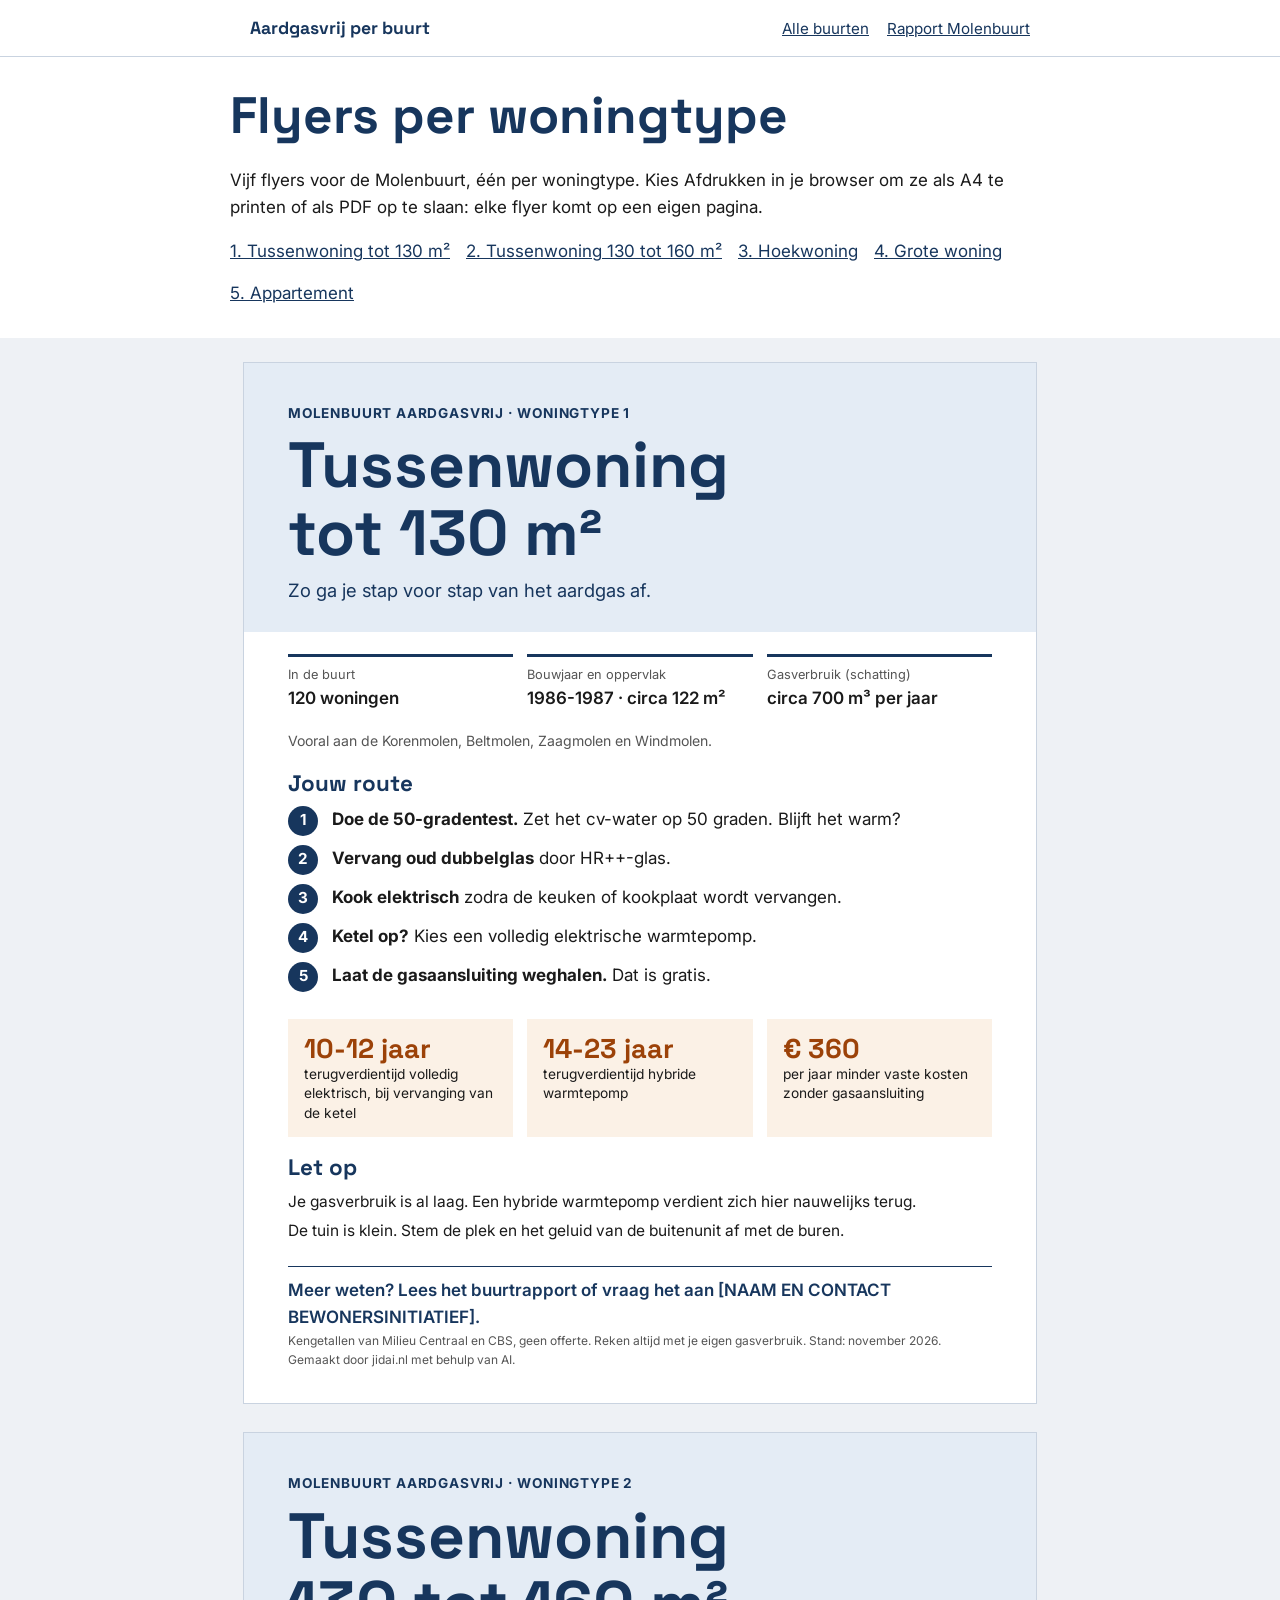
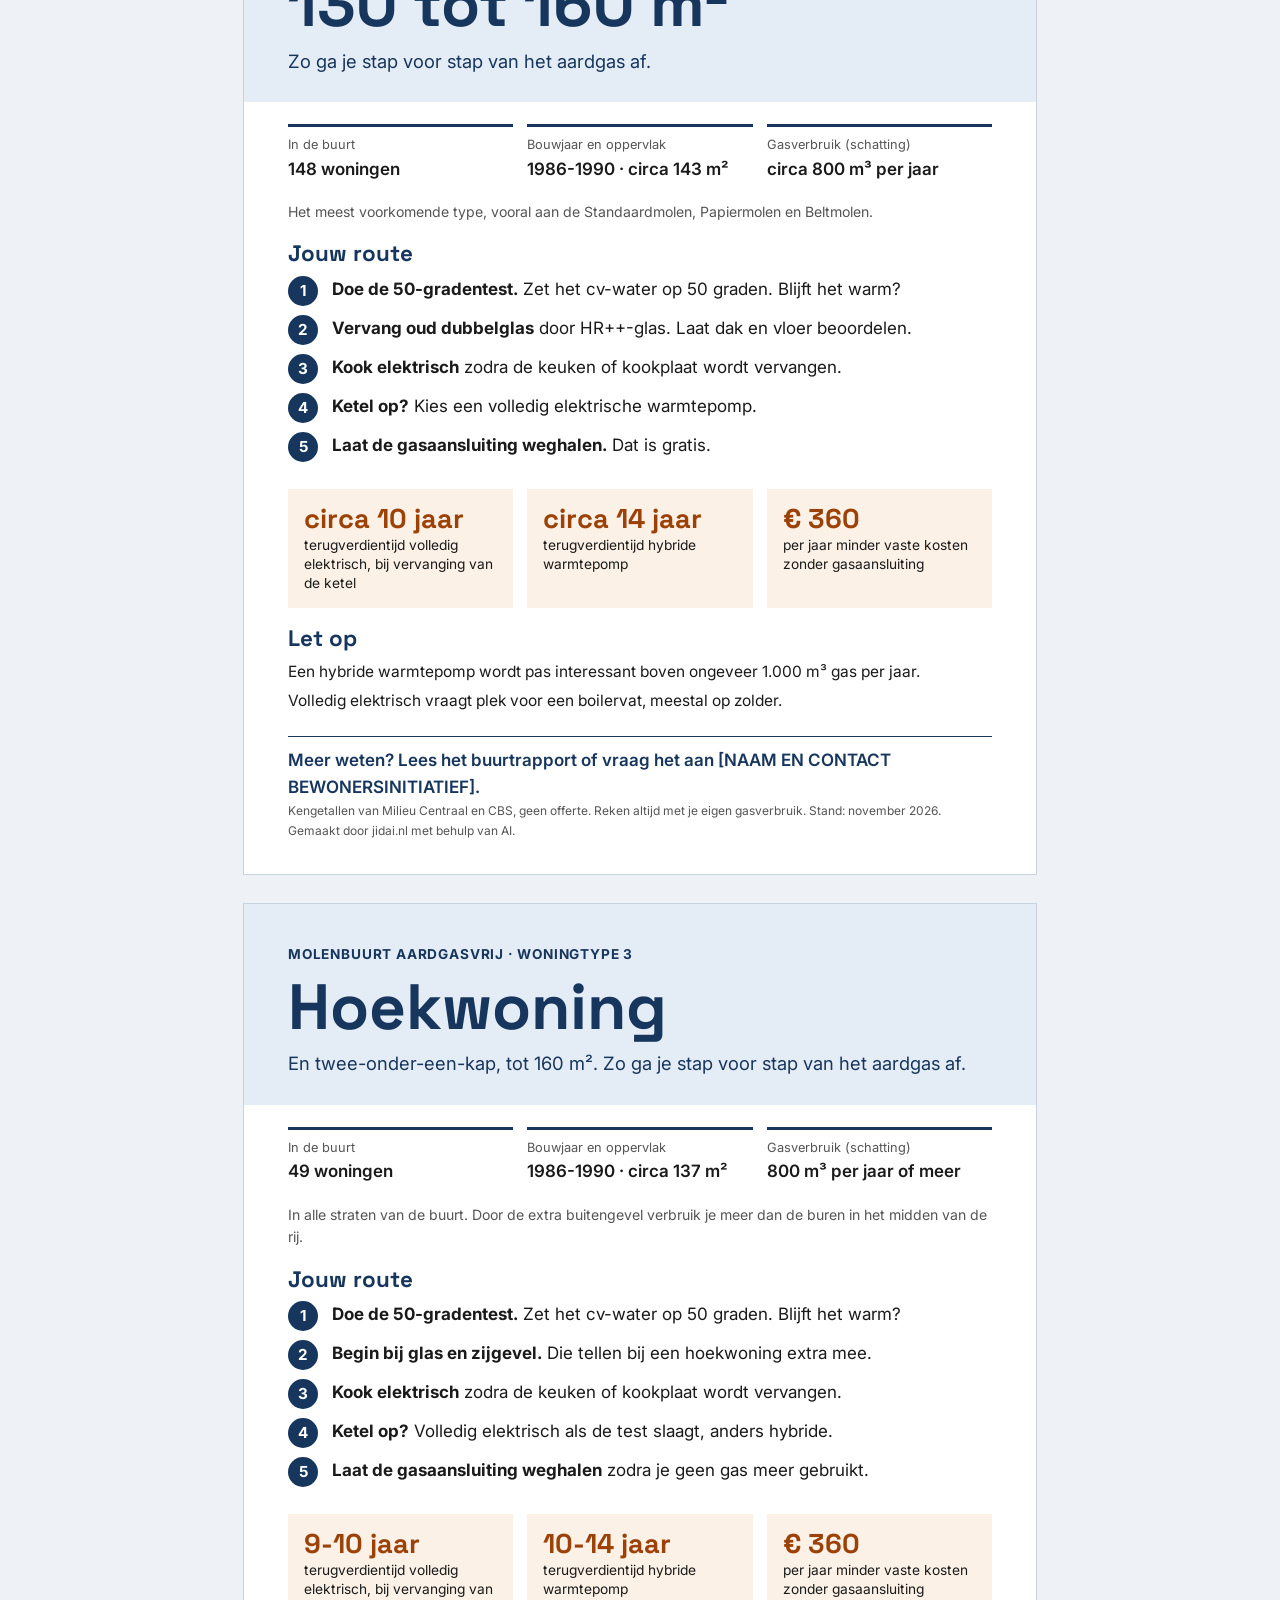
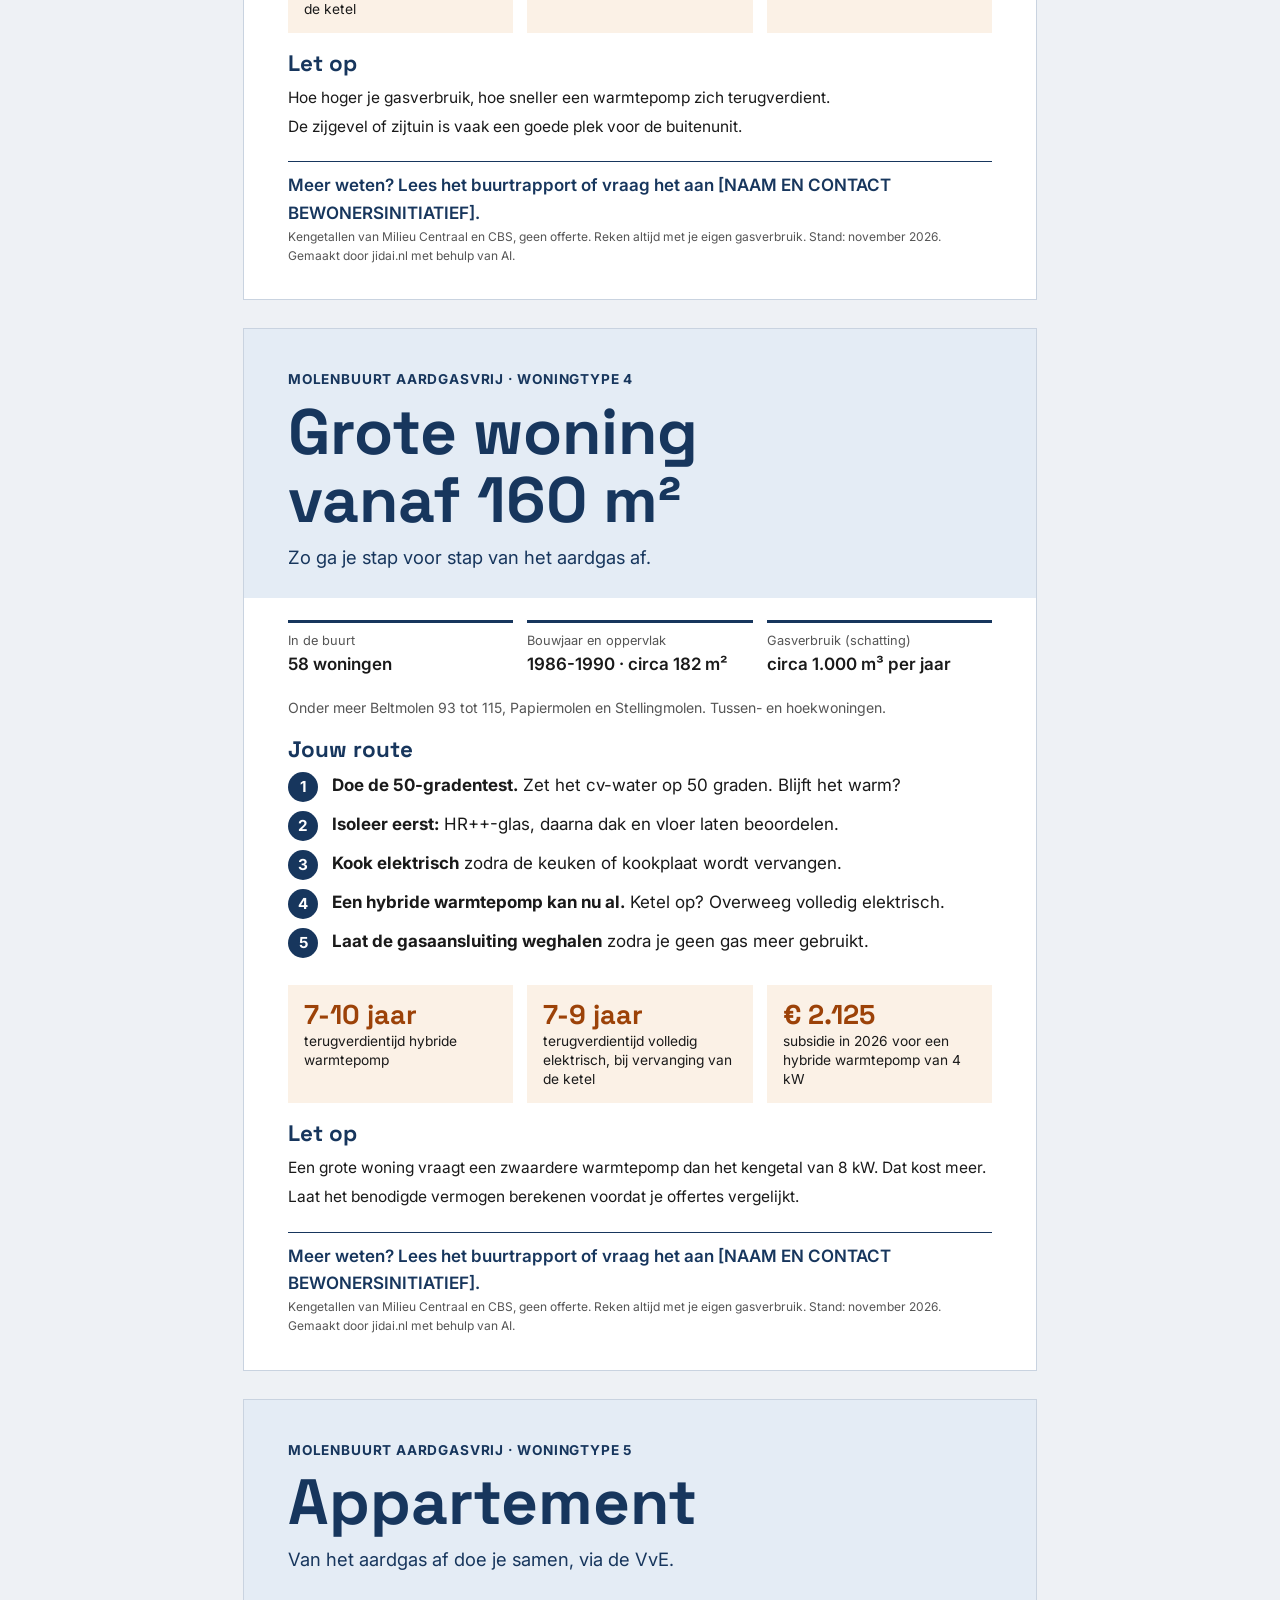
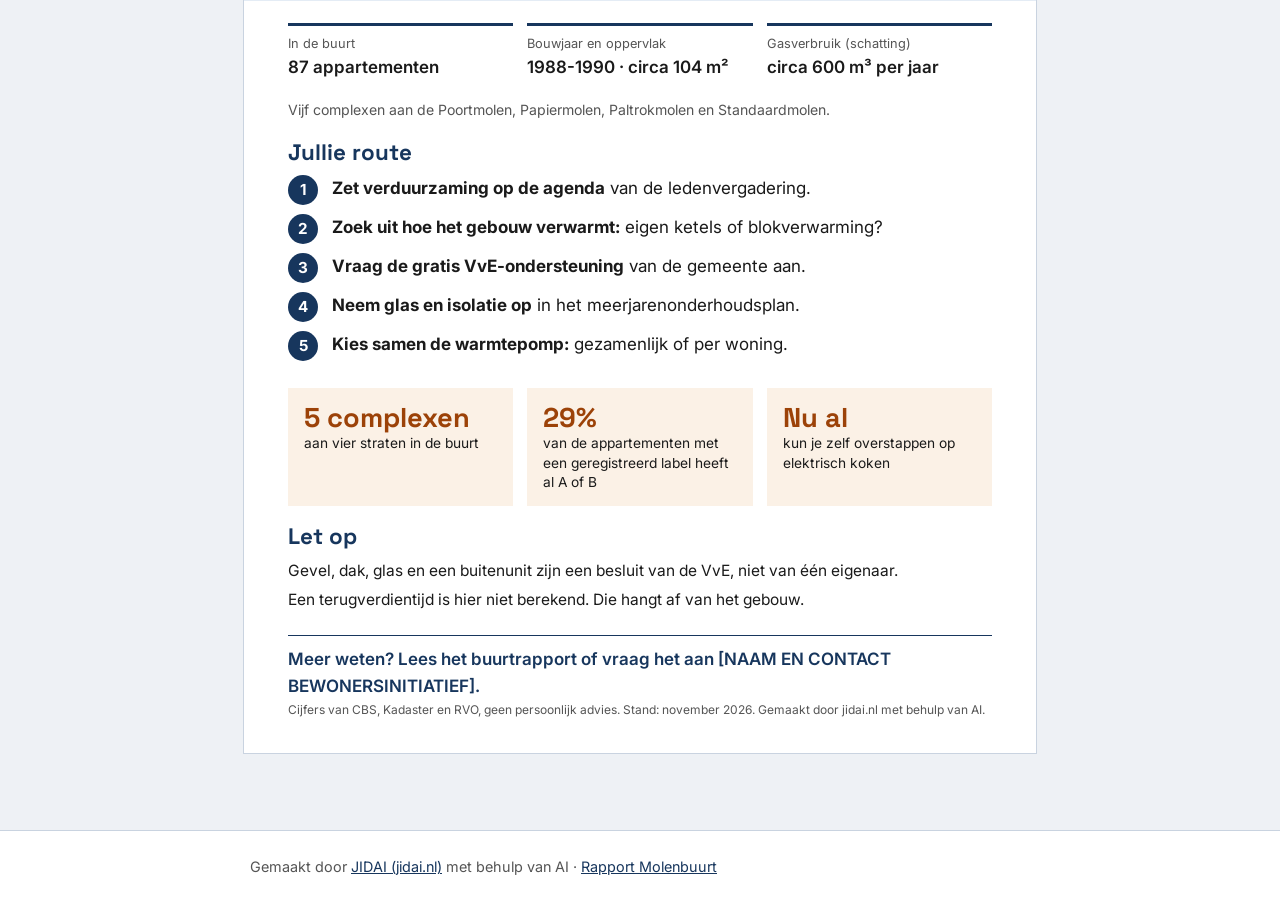
<file: capelle-aan-den-ijssel/molenbuurt/flyers.html>
<!doctype html>
<html lang="nl">
<head>
<meta charset="utf-8">
<meta name="viewport" content="width=device-width, initial-scale=1">
<title>Molenbuurt aardgasvrij: flyers per woningtype</title>
<meta name="description" content="Vijf flyers om te printen, één per woningtype in de Molenbuurt in Capelle aan den IJssel.">
<link rel="preconnect" href="https://fonts.googleapis.com">
<link rel="stylesheet" href="https://fonts.googleapis.com/css2?family=Inter:wght@400;600;700&family=Space+Grotesk:wght@600;700&display=swap">
<link rel="stylesheet" href="../../assets/style.css?v=2">
<style>
.flyer-intro { padding: 28px 0 8px; }
.flyer-nav { display: flex; flex-wrap: wrap; gap: 8px 16px; margin: 0 0 1em; padding: 0; list-style: none; }
.sheets { background: #eef1f5; padding: 24px 12px 48px; }
.sheet { background: #ffffff; max-width: 794px; margin: 0 auto 28px; display: flex; flex-direction: column; border: 1px solid var(--line); }
.sheet-head { background: var(--tint); padding: 40px 44px 26px; }
.sheet-head .kicker { font-size: 0.85rem; font-weight: 700; letter-spacing: 0.06em; text-transform: uppercase; color: var(--blue); margin-bottom: 8px; }
.sheet-head h2 { border: 0; padding: 0; margin: 0 0 8px; font-size: clamp(2.2rem, 8vw, 4rem); line-height: 1.06; }
.sheet-head p { margin: 0; font-size: 1.15rem; color: var(--blue); }
.sheet-body { padding: 22px 44px 34px; display: flex; flex-direction: column; gap: 18px; flex-grow: 1; }
.facts { display: grid; grid-template-columns: repeat(auto-fit, minmax(170px, 1fr)); gap: 14px; margin: 0; }
.facts div { border-top: 3px solid var(--blue); padding-top: 8px; }
.facts dt { font-size: 0.8rem; color: var(--muted); }
.facts dd { margin: 0; font-weight: 600; }
.where { font-size: 0.88rem; color: var(--muted); margin: 0; }
.sheet h3 { margin: 0 0 8px; font-size: 1.4rem; }
.steps { margin: 0; padding: 0; list-style: none; counter-reset: stap; }
.steps li { counter-increment: stap; position: relative; padding-left: 44px; margin-bottom: 9px; min-height: 30px; }
.steps li::before { content: counter(stap); position: absolute; left: 0; top: 0; width: 30px; height: 30px; border-radius: 15px; background: var(--blue); color: #ffffff; font-weight: 700; font-size: 0.95rem; display: flex; align-items: center; justify-content: center; }
.sheet .stats { margin: 0; }
.sheet .stats span { font-size: 0.86rem; line-height: 1.4; display: block; }
.letop p { margin: 0 0 4px; font-size: 0.97rem; }
.sheet-foot { margin-top: auto; border-top: 1px solid var(--blue); padding-top: 10px; }
.sheet-foot p { margin: 0; }
.sheet-foot .more { font-weight: 600; color: var(--blue); }
.sheet-foot .small { font-size: 0.75rem; color: var(--muted); }
@page { size: A4; margin: 0; }
@media print {
  .site-header, .flyer-intro, .site-footer { display: none; }
  .sheets { background: none; padding: 0; }
  .sheet { width: 210mm; height: 297mm; max-width: none; margin: 0; border: 0; break-after: page; overflow: hidden; }
  .sheet-head, .steps li::before, .sheet .stats li { -webkit-print-color-adjust: exact; print-color-adjust: exact; }
  .sheet-head h2 { font-size: 54pt; }
}
</style>
</head>
<body>
<header class="site-header">
<div class="wrap">
<a class="brand" href="../../">Aardgasvrij per buurt</a>
<nav aria-label="Hoofdmenu"><a href="../../">Alle buurten</a><a href="./">Rapport Molenbuurt</a></nav>
</div>
</header>
<div class="wrap flyer-intro">
<h1>Flyers per woningtype</h1>
<p>Vijf flyers voor de Molenbuurt, één per woningtype. Kies Afdrukken in je browser om ze als A4 te printen of als PDF op te slaan: elke flyer komt op een eigen pagina.</p>
<ul class="flyer-nav">
<li><a href="#type-1">1. Tussenwoning tot 130 m²</a></li>
<li><a href="#type-2">2. Tussenwoning 130 tot 160 m²</a></li>
<li><a href="#type-3">3. Hoekwoning</a></li>
<li><a href="#type-4">4. Grote woning</a></li>
<li><a href="#type-5">5. Appartement</a></li>
</ul>
</div>
<main class="sheets">

<section class="sheet" id="type-1">
<div class="sheet-head">
<div class="kicker">Molenbuurt aardgasvrij · woningtype 1</div>
<h2>Tussenwoning tot 130 m²</h2>
<p>Zo ga je stap voor stap van het aardgas af.</p>
</div>
<div class="sheet-body">
<dl class="facts">
<div><dt>In de buurt</dt><dd>120 woningen</dd></div>
<div><dt>Bouwjaar en oppervlak</dt><dd>1986-1987 · circa 122 m²</dd></div>
<div><dt>Gasverbruik (schatting)</dt><dd>circa 700 m³ per jaar</dd></div>
</dl>
<p class="where">Vooral aan de Korenmolen, Beltmolen, Zaagmolen en Windmolen.</p>
<div>
<h3>Jouw route</h3>
<ol class="steps">
<li><strong>Doe de 50-gradentest.</strong> Zet het cv-water op 50 graden. Blijft het warm?</li>
<li><strong>Vervang oud dubbelglas</strong> door HR++-glas.</li>
<li><strong>Kook elektrisch</strong> zodra de keuken of kookplaat wordt vervangen.</li>
<li><strong>Ketel op?</strong> Kies een volledig elektrische warmtepomp.</li>
<li><strong>Laat de gasaansluiting weghalen.</strong> Dat is gratis.</li>
</ol>
</div>
<ul class="stats">
<li><strong>10-12 jaar</strong><span>terugverdientijd volledig elektrisch, bij vervanging van de ketel</span></li>
<li><strong>14-23 jaar</strong><span>terugverdientijd hybride warmtepomp</span></li>
<li><strong>€ 360</strong><span>per jaar minder vaste kosten zonder gasaansluiting</span></li>
</ul>
<div class="letop">
<h3>Let op</h3>
<p>Je gasverbruik is al laag. Een hybride warmtepomp verdient zich hier nauwelijks terug.</p>
<p>De tuin is klein. Stem de plek en het geluid van de buitenunit af met de buren.</p>
</div>
<div class="sheet-foot">
<p class="more">Meer weten? Lees het buurtrapport of vraag het aan [NAAM EN CONTACT BEWONERSINITIATIEF].</p>
<p class="small">Kengetallen van Milieu Centraal en CBS, geen offerte. Reken altijd met je eigen gasverbruik. Stand: november 2026. Gemaakt door jidai.nl met behulp van AI.</p>
</div>
</div>
</section>

<section class="sheet" id="type-2">
<div class="sheet-head">
<div class="kicker">Molenbuurt aardgasvrij · woningtype 2</div>
<h2>Tussenwoning 130 tot 160 m²</h2>
<p>Zo ga je stap voor stap van het aardgas af.</p>
</div>
<div class="sheet-body">
<dl class="facts">
<div><dt>In de buurt</dt><dd>148 woningen</dd></div>
<div><dt>Bouwjaar en oppervlak</dt><dd>1986-1990 · circa 143 m²</dd></div>
<div><dt>Gasverbruik (schatting)</dt><dd>circa 800 m³ per jaar</dd></div>
</dl>
<p class="where">Het meest voorkomende type, vooral aan de Standaardmolen, Papiermolen en Beltmolen.</p>
<div>
<h3>Jouw route</h3>
<ol class="steps">
<li><strong>Doe de 50-gradentest.</strong> Zet het cv-water op 50 graden. Blijft het warm?</li>
<li><strong>Vervang oud dubbelglas</strong> door HR++-glas. Laat dak en vloer beoordelen.</li>
<li><strong>Kook elektrisch</strong> zodra de keuken of kookplaat wordt vervangen.</li>
<li><strong>Ketel op?</strong> Kies een volledig elektrische warmtepomp.</li>
<li><strong>Laat de gasaansluiting weghalen.</strong> Dat is gratis.</li>
</ol>
</div>
<ul class="stats">
<li><strong>circa 10 jaar</strong><span>terugverdientijd volledig elektrisch, bij vervanging van de ketel</span></li>
<li><strong>circa 14 jaar</strong><span>terugverdientijd hybride warmtepomp</span></li>
<li><strong>€ 360</strong><span>per jaar minder vaste kosten zonder gasaansluiting</span></li>
</ul>
<div class="letop">
<h3>Let op</h3>
<p>Een hybride warmtepomp wordt pas interessant boven ongeveer 1.000 m³ gas per jaar.</p>
<p>Volledig elektrisch vraagt plek voor een boilervat, meestal op zolder.</p>
</div>
<div class="sheet-foot">
<p class="more">Meer weten? Lees het buurtrapport of vraag het aan [NAAM EN CONTACT BEWONERSINITIATIEF].</p>
<p class="small">Kengetallen van Milieu Centraal en CBS, geen offerte. Reken altijd met je eigen gasverbruik. Stand: november 2026. Gemaakt door jidai.nl met behulp van AI.</p>
</div>
</div>
</section>

<section class="sheet" id="type-3">
<div class="sheet-head">
<div class="kicker">Molenbuurt aardgasvrij · woningtype 3</div>
<h2>Hoekwoning</h2>
<p>En twee-onder-een-kap, tot 160 m². Zo ga je stap voor stap van het aardgas af.</p>
</div>
<div class="sheet-body">
<dl class="facts">
<div><dt>In de buurt</dt><dd>49 woningen</dd></div>
<div><dt>Bouwjaar en oppervlak</dt><dd>1986-1990 · circa 137 m²</dd></div>
<div><dt>Gasverbruik (schatting)</dt><dd>800 m³ per jaar of meer</dd></div>
</dl>
<p class="where">In alle straten van de buurt. Door de extra buitengevel verbruik je meer dan de buren in het midden van de rij.</p>
<div>
<h3>Jouw route</h3>
<ol class="steps">
<li><strong>Doe de 50-gradentest.</strong> Zet het cv-water op 50 graden. Blijft het warm?</li>
<li><strong>Begin bij glas en zijgevel.</strong> Die tellen bij een hoekwoning extra mee.</li>
<li><strong>Kook elektrisch</strong> zodra de keuken of kookplaat wordt vervangen.</li>
<li><strong>Ketel op?</strong> Volledig elektrisch als de test slaagt, anders hybride.</li>
<li><strong>Laat de gasaansluiting weghalen</strong> zodra je geen gas meer gebruikt.</li>
</ol>
</div>
<ul class="stats">
<li><strong>9-10 jaar</strong><span>terugverdientijd volledig elektrisch, bij vervanging van de ketel</span></li>
<li><strong>10-14 jaar</strong><span>terugverdientijd hybride warmtepomp</span></li>
<li><strong>€ 360</strong><span>per jaar minder vaste kosten zonder gasaansluiting</span></li>
</ul>
<div class="letop">
<h3>Let op</h3>
<p>Hoe hoger je gasverbruik, hoe sneller een warmtepomp zich terugverdient.</p>
<p>De zijgevel of zijtuin is vaak een goede plek voor de buitenunit.</p>
</div>
<div class="sheet-foot">
<p class="more">Meer weten? Lees het buurtrapport of vraag het aan [NAAM EN CONTACT BEWONERSINITIATIEF].</p>
<p class="small">Kengetallen van Milieu Centraal en CBS, geen offerte. Reken altijd met je eigen gasverbruik. Stand: november 2026. Gemaakt door jidai.nl met behulp van AI.</p>
</div>
</div>
</section>

<section class="sheet" id="type-4">
<div class="sheet-head">
<div class="kicker">Molenbuurt aardgasvrij · woningtype 4</div>
<h2>Grote woning vanaf 160 m²</h2>
<p>Zo ga je stap voor stap van het aardgas af.</p>
</div>
<div class="sheet-body">
<dl class="facts">
<div><dt>In de buurt</dt><dd>58 woningen</dd></div>
<div><dt>Bouwjaar en oppervlak</dt><dd>1986-1990 · circa 182 m²</dd></div>
<div><dt>Gasverbruik (schatting)</dt><dd>circa 1.000 m³ per jaar</dd></div>
</dl>
<p class="where">Onder meer Beltmolen 93 tot 115, Papiermolen en Stellingmolen. Tussen- en hoekwoningen.</p>
<div>
<h3>Jouw route</h3>
<ol class="steps">
<li><strong>Doe de 50-gradentest.</strong> Zet het cv-water op 50 graden. Blijft het warm?</li>
<li><strong>Isoleer eerst:</strong> HR++-glas, daarna dak en vloer laten beoordelen.</li>
<li><strong>Kook elektrisch</strong> zodra de keuken of kookplaat wordt vervangen.</li>
<li><strong>Een hybride warmtepomp kan nu al.</strong> Ketel op? Overweeg volledig elektrisch.</li>
<li><strong>Laat de gasaansluiting weghalen</strong> zodra je geen gas meer gebruikt.</li>
</ol>
</div>
<ul class="stats">
<li><strong>7-10 jaar</strong><span>terugverdientijd hybride warmtepomp</span></li>
<li><strong>7-9 jaar</strong><span>terugverdientijd volledig elektrisch, bij vervanging van de ketel</span></li>
<li><strong>€ 2.125</strong><span>subsidie in 2026 voor een hybride warmtepomp van 4 kW</span></li>
</ul>
<div class="letop">
<h3>Let op</h3>
<p>Een grote woning vraagt een zwaardere warmtepomp dan het kengetal van 8 kW. Dat kost meer.</p>
<p>Laat het benodigde vermogen berekenen voordat je offertes vergelijkt.</p>
</div>
<div class="sheet-foot">
<p class="more">Meer weten? Lees het buurtrapport of vraag het aan [NAAM EN CONTACT BEWONERSINITIATIEF].</p>
<p class="small">Kengetallen van Milieu Centraal en CBS, geen offerte. Reken altijd met je eigen gasverbruik. Stand: november 2026. Gemaakt door jidai.nl met behulp van AI.</p>
</div>
</div>
</section>

<section class="sheet" id="type-5">
<div class="sheet-head">
<div class="kicker">Molenbuurt aardgasvrij · woningtype 5</div>
<h2>Appartement</h2>
<p>Van het aardgas af doe je samen, via de VvE.</p>
</div>
<div class="sheet-body">
<dl class="facts">
<div><dt>In de buurt</dt><dd>87 appartementen</dd></div>
<div><dt>Bouwjaar en oppervlak</dt><dd>1988-1990 · circa 104 m²</dd></div>
<div><dt>Gasverbruik (schatting)</dt><dd>circa 600 m³ per jaar</dd></div>
</dl>
<p class="where">Vijf complexen aan de Poortmolen, Papiermolen, Paltrokmolen en Standaardmolen.</p>
<div>
<h3>Jullie route</h3>
<ol class="steps">
<li><strong>Zet verduurzaming op de agenda</strong> van de ledenvergadering.</li>
<li><strong>Zoek uit hoe het gebouw verwarmt:</strong> eigen ketels of blokverwarming?</li>
<li><strong>Vraag de gratis VvE-ondersteuning</strong> van de gemeente aan.</li>
<li><strong>Neem glas en isolatie op</strong> in het meerjarenonderhoudsplan.</li>
<li><strong>Kies samen de warmtepomp:</strong> gezamenlijk of per woning.</li>
</ol>
</div>
<ul class="stats">
<li><strong>5 complexen</strong><span>aan vier straten in de buurt</span></li>
<li><strong>29%</strong><span>van de appartementen met een geregistreerd label heeft al A of B</span></li>
<li><strong>Nu al</strong><span>kun je zelf overstappen op elektrisch koken</span></li>
</ul>
<div class="letop">
<h3>Let op</h3>
<p>Gevel, dak, glas en een buitenunit zijn een besluit van de VvE, niet van één eigenaar.</p>
<p>Een terugverdientijd is hier niet berekend. Die hangt af van het gebouw.</p>
</div>
<div class="sheet-foot">
<p class="more">Meer weten? Lees het buurtrapport of vraag het aan [NAAM EN CONTACT BEWONERSINITIATIEF].</p>
<p class="small">Cijfers van CBS, Kadaster en RVO, geen persoonlijk advies. Stand: november 2026. Gemaakt door jidai.nl met behulp van AI.</p>
</div>
</div>
</section>

</main>
<footer class="site-footer">
<div class="wrap">Gemaakt door <a href="https://jidai.nl">JIDAI (jidai.nl)</a> met behulp van AI · <a href="./">Rapport Molenbuurt</a></div>
</footer>
</body>
</html>
</file>
<file: assets/style.css>
:root {
  --ink: #1a1a1a;
  --blue: #17365d;
  --tint: #e4ecf5;
  --accent: #9c4208;
  --accent-tint: #fbf1e6;
  --muted: #555555;
  --line: #c9d3e0;
}
* { box-sizing: border-box; }
html { -webkit-text-size-adjust: 100%; }
body {
  margin: 0;
  font-family: Inter, system-ui, -apple-system, "Segoe UI", sans-serif;
  font-size: 17px;
  line-height: 1.6;
  color: var(--ink);
  background: #ffffff;
}
a { color: var(--blue); }
a:hover { color: #0e2440; }
h1, h2, h3 { font-family: "Space Grotesk", Inter, sans-serif; color: var(--blue); line-height: 1.2; text-wrap: balance; }
h1 { font-size: clamp(2rem, 6vw, 3.2rem); margin: 0 0 0.4em; }
h2 { font-size: 1.6rem; margin: 2.4em 0 0.5em; padding-top: 0.6em; border-top: 3px solid var(--blue); }
h3 { font-size: 1.15rem; margin: 1.6em 0 0.4em; }
p, ul, ol { margin: 0 0 1em; }
li { margin-bottom: 0.35em; }
.wrap { max-width: 820px; margin: 0 auto; padding: 0 20px; }
.site-header { border-bottom: 1px solid var(--line); }
.site-header .wrap { display: flex; flex-wrap: wrap; gap: 8px 24px; align-items: baseline; justify-content: space-between; padding-top: 14px; padding-bottom: 14px; }
.site-header a.brand { font-family: "Space Grotesk", Inter, sans-serif; font-weight: 700; font-size: 1.1rem; text-decoration: none; }
.site-header nav { display: flex; flex-wrap: wrap; gap: 6px 18px; font-size: 0.95rem; }
.hero { background: var(--tint); padding: 40px 0 32px; }
.hero .kicker { font-size: 0.85rem; font-weight: 700; letter-spacing: 0.06em; text-transform: uppercase; color: var(--blue); margin-bottom: 10px; }
.hero .lead { font-size: 1.2rem; color: var(--blue); max-width: 40em; margin-bottom: 0.6em; }
.hero .meta { font-size: 0.9rem; color: var(--muted); margin: 0; }
main { padding-bottom: 56px; }
.toc { margin: 28px 0 0; padding: 16px 20px; border: 1px solid var(--line); }
.toc ol { margin: 0; padding-left: 1.3em; columns: 2; column-gap: 32px; }
.table-scroll { overflow-x: auto; margin: 0 0 1em; }
table { border-collapse: collapse; width: 100%; font-size: 0.95rem; }
th, td { text-align: left; vertical-align: top; padding: 8px 10px; border-bottom: 1px solid var(--line); }
th { background: var(--tint); color: var(--blue); font-weight: 700; }
td.num, th.num { text-align: right; white-space: nowrap; }
.stats { display: grid; grid-template-columns: repeat(auto-fit, minmax(170px, 1fr)); gap: 14px; margin: 0 0 1.2em; padding: 0; list-style: none; }
.stats li { background: var(--accent-tint); padding: 14px 16px; margin: 0; }
.stats strong { display: block; font-family: "Space Grotesk", Inter, sans-serif; font-size: 1.7rem; line-height: 1.2; color: var(--accent); }
.note { border-left: 0; background: var(--tint); padding: 14px 18px; margin: 0 0 1em; }
.sources { font-size: 0.88rem; color: var(--muted); }
.cards { display: grid; grid-template-columns: repeat(auto-fit, minmax(260px, 1fr)); gap: 18px; margin: 24px 0; padding: 0; list-style: none; }
.cards li { border: 1px solid var(--line); padding: 20px; margin: 0; }
.cards h3 { margin-top: 0; }
.button { display: inline-block; background: var(--blue); color: #ffffff; padding: 10px 18px; text-decoration: none; font-weight: 600; min-height: 44px; }
.button:hover { background: #0e2440; color: #ffffff; }
.rh { --s1: #2a78d6; --s2: #eb6834; margin: 0 0 1.6em; background: #ffffff; border: 1px solid var(--line); border-radius: 14px; box-shadow: 0 6px 24px rgba(23, 54, 93, 0.10); overflow: hidden; }
.rh fieldset { border: 0; margin: 0; padding: 0; min-width: 0; }
.rh-invoer { background: var(--tint); padding: 22px 20px 18px; display: flex; flex-direction: column; gap: 20px; }
.rh-stap, .rh legend.rh-stap { display: block; font-family: "Space Grotesk", Inter, sans-serif; font-weight: 700; font-size: 1.08rem; color: var(--blue); margin: 0 0 10px; padding: 0; }
.rh-chips { display: flex; flex-wrap: wrap; gap: 8px; }
.rh-chip { font: inherit; font-size: 0.95rem; font-weight: 600; min-height: 44px; padding: 8px 14px; color: var(--blue); background: #ffffff; border: 1.5px solid #9fb2c9; border-radius: 22px; cursor: pointer; }
.rh-chip:hover { border-color: var(--blue); }
.rh-chip[aria-pressed="true"] { background: var(--blue); border-color: var(--blue); color: #ffffff; }
.rh-verbruik { display: flex; align-items: baseline; gap: 10px; margin-bottom: 6px; color: var(--blue); }
.rh-verbruik output { font-family: "Space Grotesk", Inter, sans-serif; font-size: 2.6rem; line-height: 1; font-weight: 700; font-variant-numeric: tabular-nums; }
.rh-schuif { -webkit-appearance: none; appearance: none; width: 100%; height: 44px; margin: 0; background: transparent; cursor: pointer; --rh-vul: 23%; }
.rh-schuif::-webkit-slider-runnable-track { height: 8px; border-radius: 4px; background: linear-gradient(to right, var(--blue) var(--rh-vul), #b9c7d8 var(--rh-vul)); }
.rh-schuif::-moz-range-track { height: 8px; border-radius: 4px; background: linear-gradient(to right, var(--blue) var(--rh-vul), #b9c7d8 var(--rh-vul)); }
.rh-schuif::-webkit-slider-thumb { -webkit-appearance: none; appearance: none; width: 30px; height: 30px; margin-top: -11px; border-radius: 15px; background: #ffffff; border: 3px solid var(--blue); box-shadow: 0 2px 6px rgba(23, 54, 93, 0.3); }
.rh-schuif::-moz-range-thumb { width: 24px; height: 24px; border-radius: 15px; background: #ffffff; border: 3px solid var(--blue); box-shadow: 0 2px 6px rgba(23, 54, 93, 0.3); }
.rh-schaal { display: flex; justify-content: space-between; font-size: 0.8rem; color: var(--muted); margin-top: -6px; }
.rh-typ { display: flex; flex-wrap: wrap; align-items: center; gap: 8px 12px; margin-top: 10px; font-size: 0.9rem; color: var(--muted); }
.rh-typ input, .rh-eigen input { font: inherit; min-height: 44px; width: 110px; padding: 6px 10px; color: var(--ink); background: #ffffff; border: 1px solid #7b8794; border-radius: 8px; }
.rh-knoppen { display: flex; flex-wrap: wrap; gap: 8px; }
.rh-knoppen input { position: absolute; opacity: 0; width: 1px; height: 1px; }
.rh-knoppen label { display: inline-flex; align-items: center; min-height: 44px; padding: 8px 16px; font-size: 0.95rem; font-weight: 600; color: var(--blue); background: #ffffff; border: 1.5px solid #9fb2c9; border-radius: 10px; cursor: pointer; }
.rh-knoppen label:hover { border-color: var(--blue); }
.rh-knoppen input:checked + label { background: var(--blue); border-color: var(--blue); color: #ffffff; }
.rh-knoppen input:focus-visible + label, .rh-chip:focus-visible, .rh-schuif:focus-visible, .rh-typ input:focus-visible, .rh-eigen input:focus-visible, .rh summary:focus-visible { outline: 3px solid var(--accent); outline-offset: 2px; }
.rh-meer { border-top: 1px solid #c3d0e0; padding-top: 12px; }
.rh summary { cursor: pointer; font-weight: 600; color: var(--blue); min-height: 44px; display: flex; align-items: center; gap: 8px; list-style: none; }
.rh summary::-webkit-details-marker { display: none; }
.rh summary::before { content: "+"; display: inline-flex; align-items: center; justify-content: center; width: 24px; height: 24px; border-radius: 12px; background: var(--blue); color: #ffffff; font-weight: 700; line-height: 1; }
.rh details[open] > summary::before { content: "−"; }
.rh-meer fieldset { margin-top: 12px; }
.rh-meer legend { font-weight: 600; font-size: 0.92rem; margin-bottom: 8px; padding: 0; }
.rh-eigen { display: flex; flex-wrap: wrap; gap: 12px 20px; margin-top: 8px; }
.rh-eigen[hidden] { display: none; }
.rh-eigen label { display: block; font-size: 0.88rem; font-weight: 600; margin-bottom: 4px; }
.rh-fout { color: #9b1c1c; font-weight: 600; margin: 0; }
.rh-uitkomst { padding: 22px 20px 6px; }
.rh-uitkomst[hidden] { display: none; }
.rh-oordeel { font-family: "Space Grotesk", Inter, sans-serif; font-size: 1.25rem; line-height: 1.3; font-weight: 700; color: var(--blue); margin: 0 0 16px; text-wrap: balance; }
.rh-kaarten { display: grid; grid-template-columns: repeat(auto-fit, minmax(240px, 1fr)); gap: 14px; margin-bottom: 22px; }
.rh-kaart { border: 1px solid var(--line); border-radius: 12px; padding: 16px; }
.rh-kaart h4 { display: flex; align-items: center; gap: 8px; margin: 0 0 10px; font-size: 1rem; color: var(--ink); }
.rh-streep { display: inline-block; width: 14px; height: 4px; border-radius: 2px; flex-shrink: 0; }
.rh-tvt { display: flex; flex-direction: column; }
.rh-tvt-label { font-size: 0.85rem; color: var(--muted); }
.rh-tvt strong { font-family: "Space Grotesk", Inter, sans-serif; font-size: 2.4rem; line-height: 1.1; color: var(--blue); font-variant-numeric: tabular-nums; }
.rh-meter { position: relative; height: 10px; border-radius: 5px; background: #e6eaef; margin: 10px 0 6px; overflow: hidden; }
.rh-meter span { display: block; height: 100%; border-radius: 5px; transition: width 0.25s ease; }
.rh-meter i { position: absolute; top: 0; bottom: 0; left: 75%; width: 2px; background: #1a1a1a; }
.rh-kaart dl { margin: 10px 0 0; }
.rh-kaart dl div { display: flex; justify-content: space-between; gap: 12px; align-items: baseline; padding: 7px 0; border-top: 1px solid var(--line); }
.rh-kaart dt { font-size: 0.9rem; color: var(--muted); }
.rh-kaart dd { margin: 0; font-weight: 600; text-align: right; font-variant-numeric: tabular-nums; }
.rh-klein { font-size: 0.85rem; color: var(--muted); margin: 6px 0 0; }
.rh-figuur { margin: 0 0 16px; }
.rh-figuur figcaption strong { display: block; font-family: "Space Grotesk", Inter, sans-serif; font-size: 1.1rem; color: var(--blue); }
.rh-figuur figcaption span { display: block; font-size: 0.88rem; color: var(--muted); margin-bottom: 8px; }
.rh-legenda { display: flex; flex-wrap: wrap; gap: 6px 18px; font-size: 0.88rem; margin-bottom: 4px; }
.rh-legenda > span { display: inline-flex; align-items: center; gap: 7px; }
.rh-plaat { position: relative; }
.rh-plaat svg { display: block; width: 100%; height: auto; touch-action: pan-y; }
.rh-as { font-family: Inter, system-ui, sans-serif; font-size: 12px; fill: #555555; }
.rh-lijnlabel { font-family: Inter, system-ui, sans-serif; font-size: 12.5px; font-weight: 600; fill: #1a1a1a; paint-order: stroke; stroke: #ffffff; stroke-width: 4px; }
.rh-tip { position: absolute; top: 8px; z-index: 2; pointer-events: none; background: #ffffff; border: 1px solid var(--line); border-radius: 8px; box-shadow: 0 4px 14px rgba(0, 0, 0, 0.14); padding: 8px 10px; font-size: 0.82rem; white-space: nowrap; }
.rh-tip[hidden] { display: none; }
.rh-tip-kop { font-weight: 600; color: var(--muted); margin-bottom: 3px; }
.rh-tip-rij { display: flex; align-items: center; gap: 7px; }
.rh-tip-rij strong { font-variant-numeric: tabular-nums; }
.rh-tabelknop { margin-top: 6px; }
.rh-tabelknop summary { font-size: 0.9rem; }
.rh-voet { padding: 0 20px 18px; margin: 0; }
@media (prefers-reduced-motion: reduce) { .rh-meter span { transition: none; } }
@media (max-width: 600px) { .rh-verbruik output { font-size: 2.2rem; } .rh-tvt strong { font-size: 2rem; } }
.site-footer { border-top: 1px solid var(--line); padding: 24px 0 40px; font-size: 0.9rem; color: var(--muted); }
@media (max-width: 600px) {
  .toc ol { columns: 1; }
  body { font-size: 16px; }
}
@media print {
  .site-header nav, .toc, .button, .rh, #rekenhulp-kop, #rekenhulp-kop + p { display: none; }
  body { font-size: 11pt; }
  h2 { break-after: avoid; }
  table, .stats li { break-inside: avoid; }
  a { text-decoration: none; color: inherit; }
}
</file>
